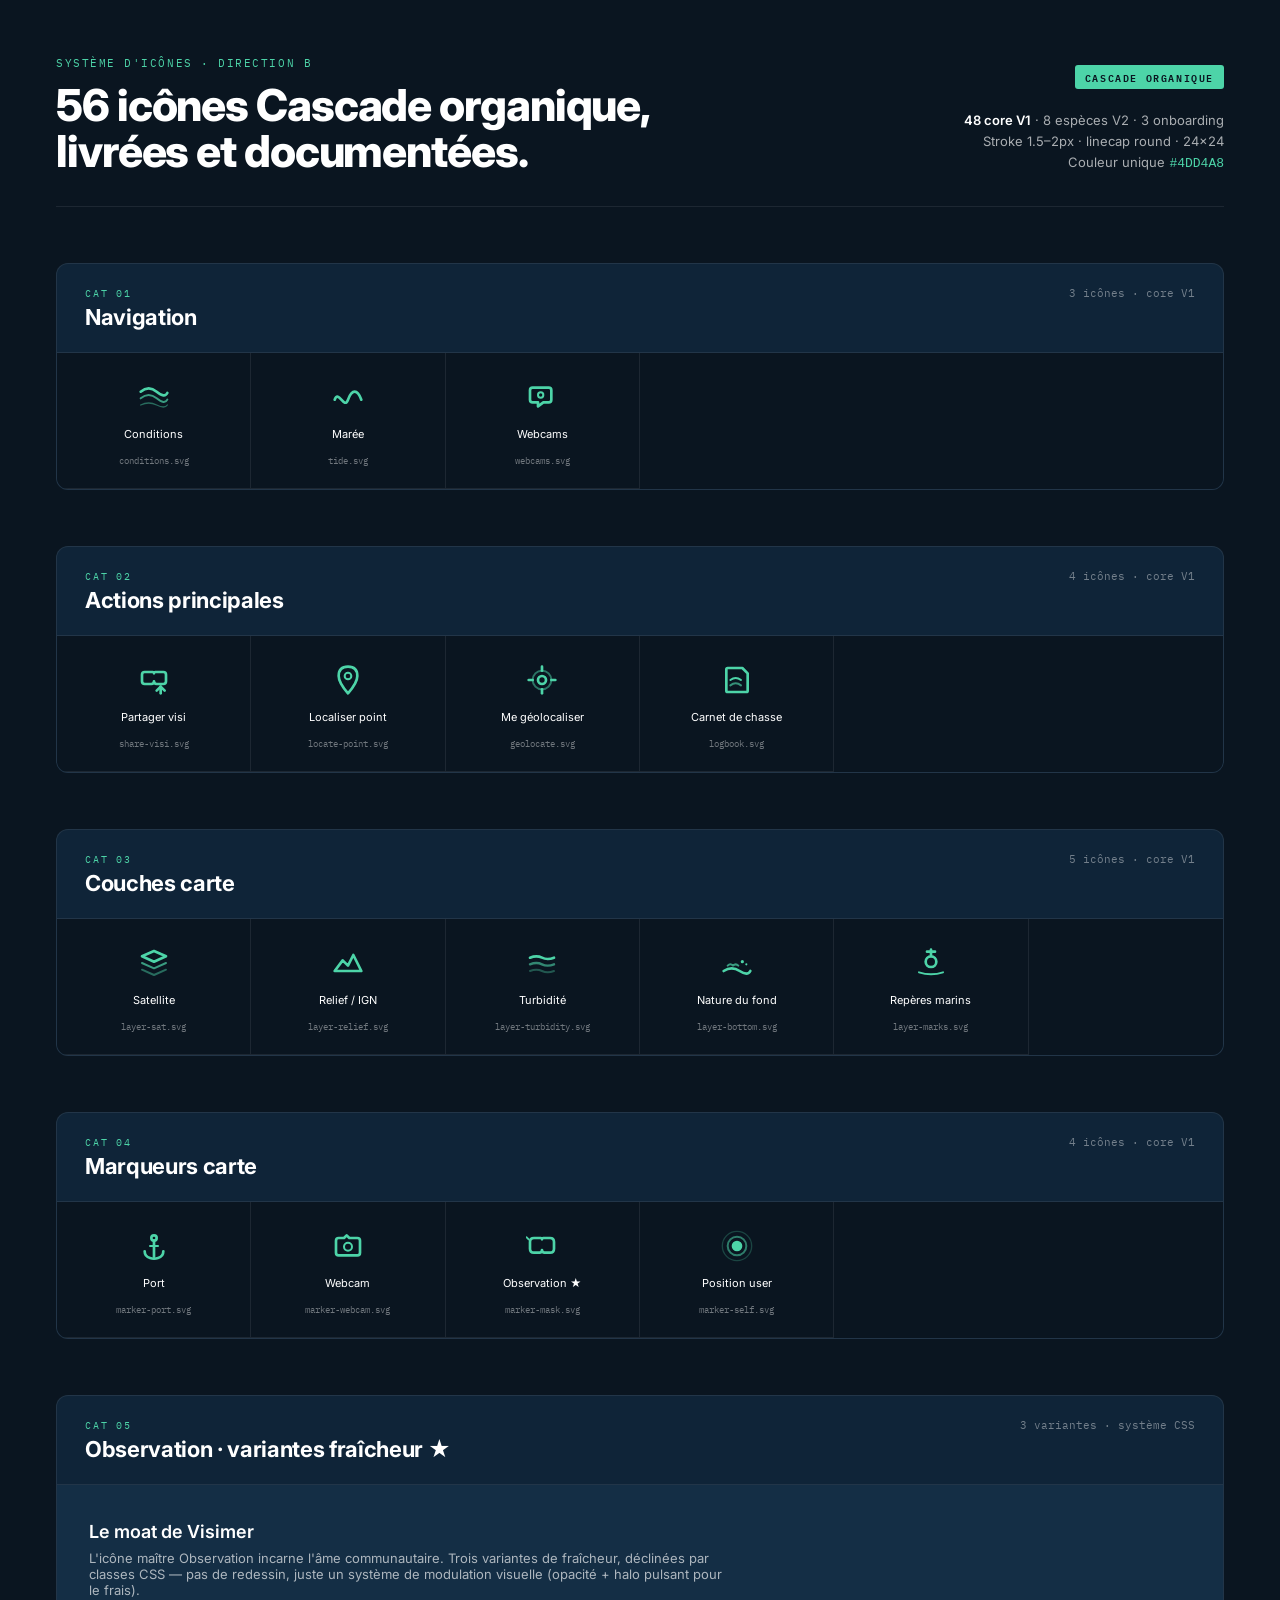
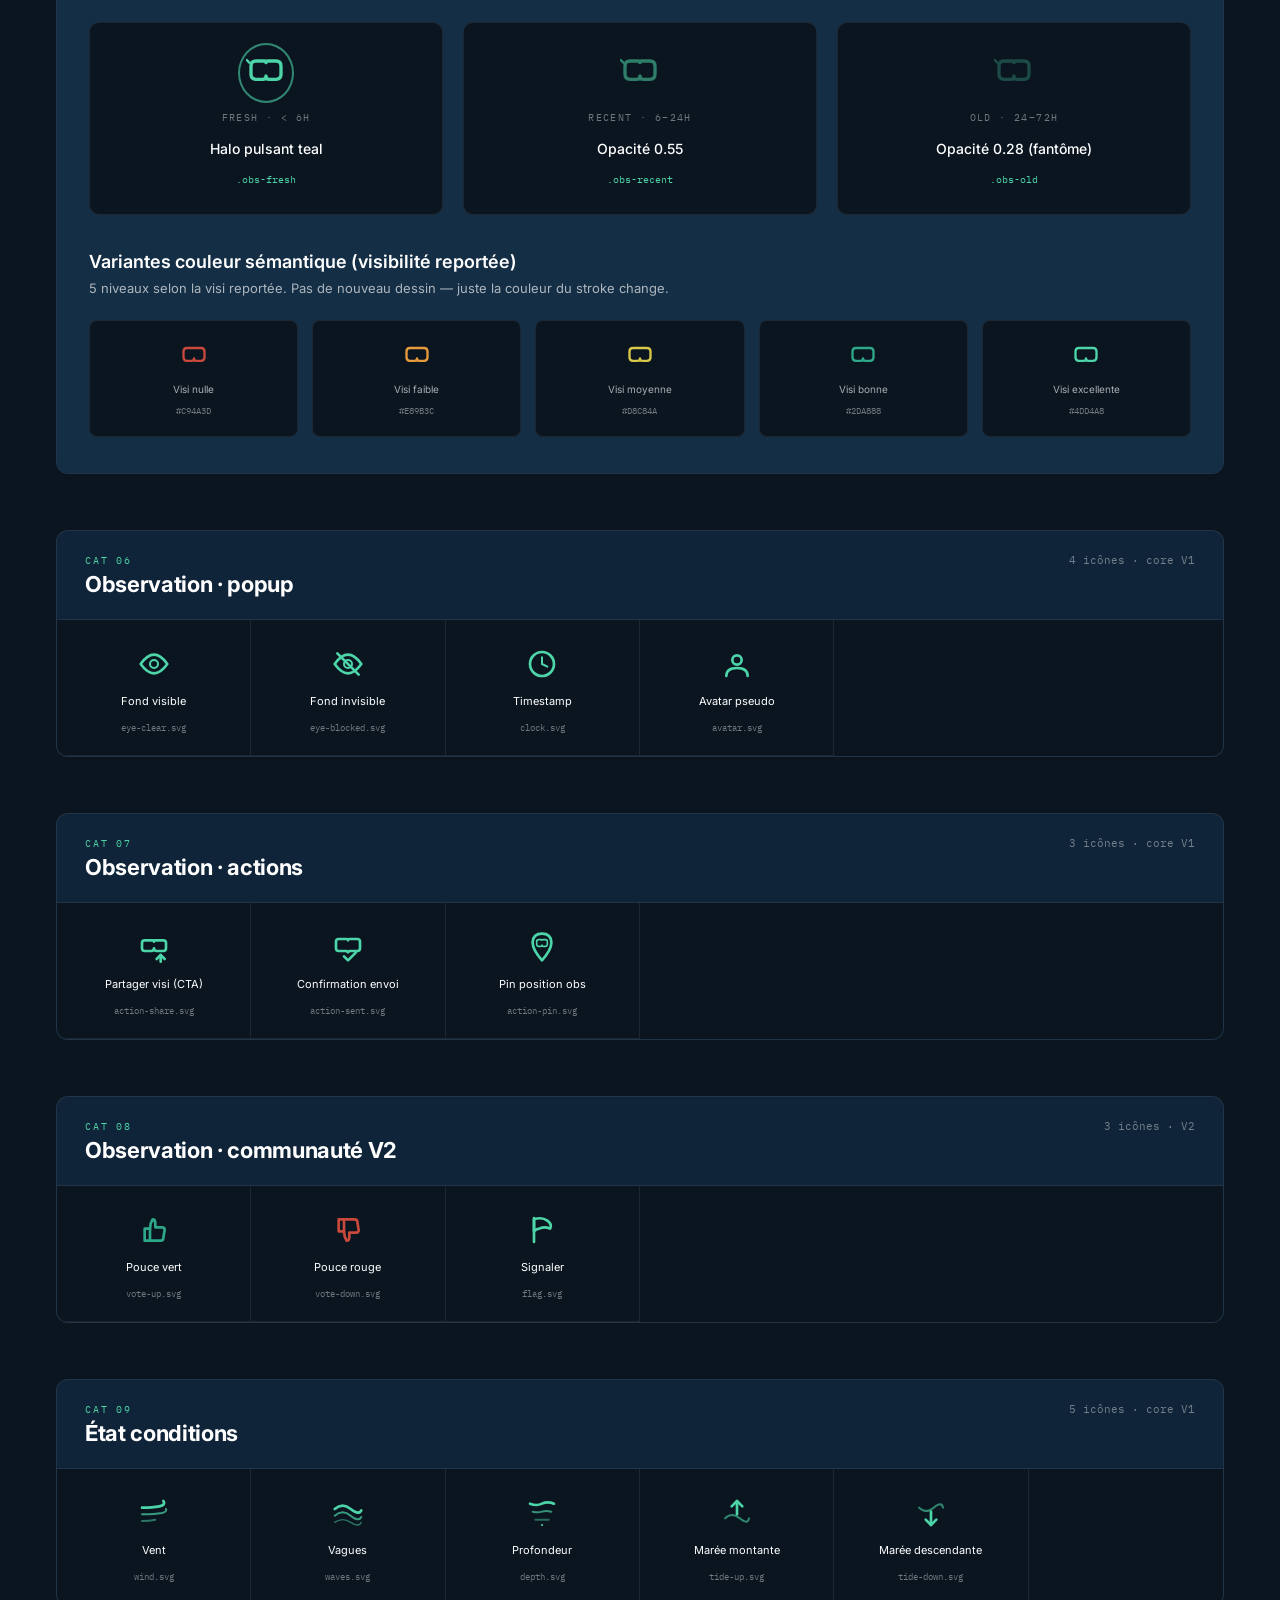
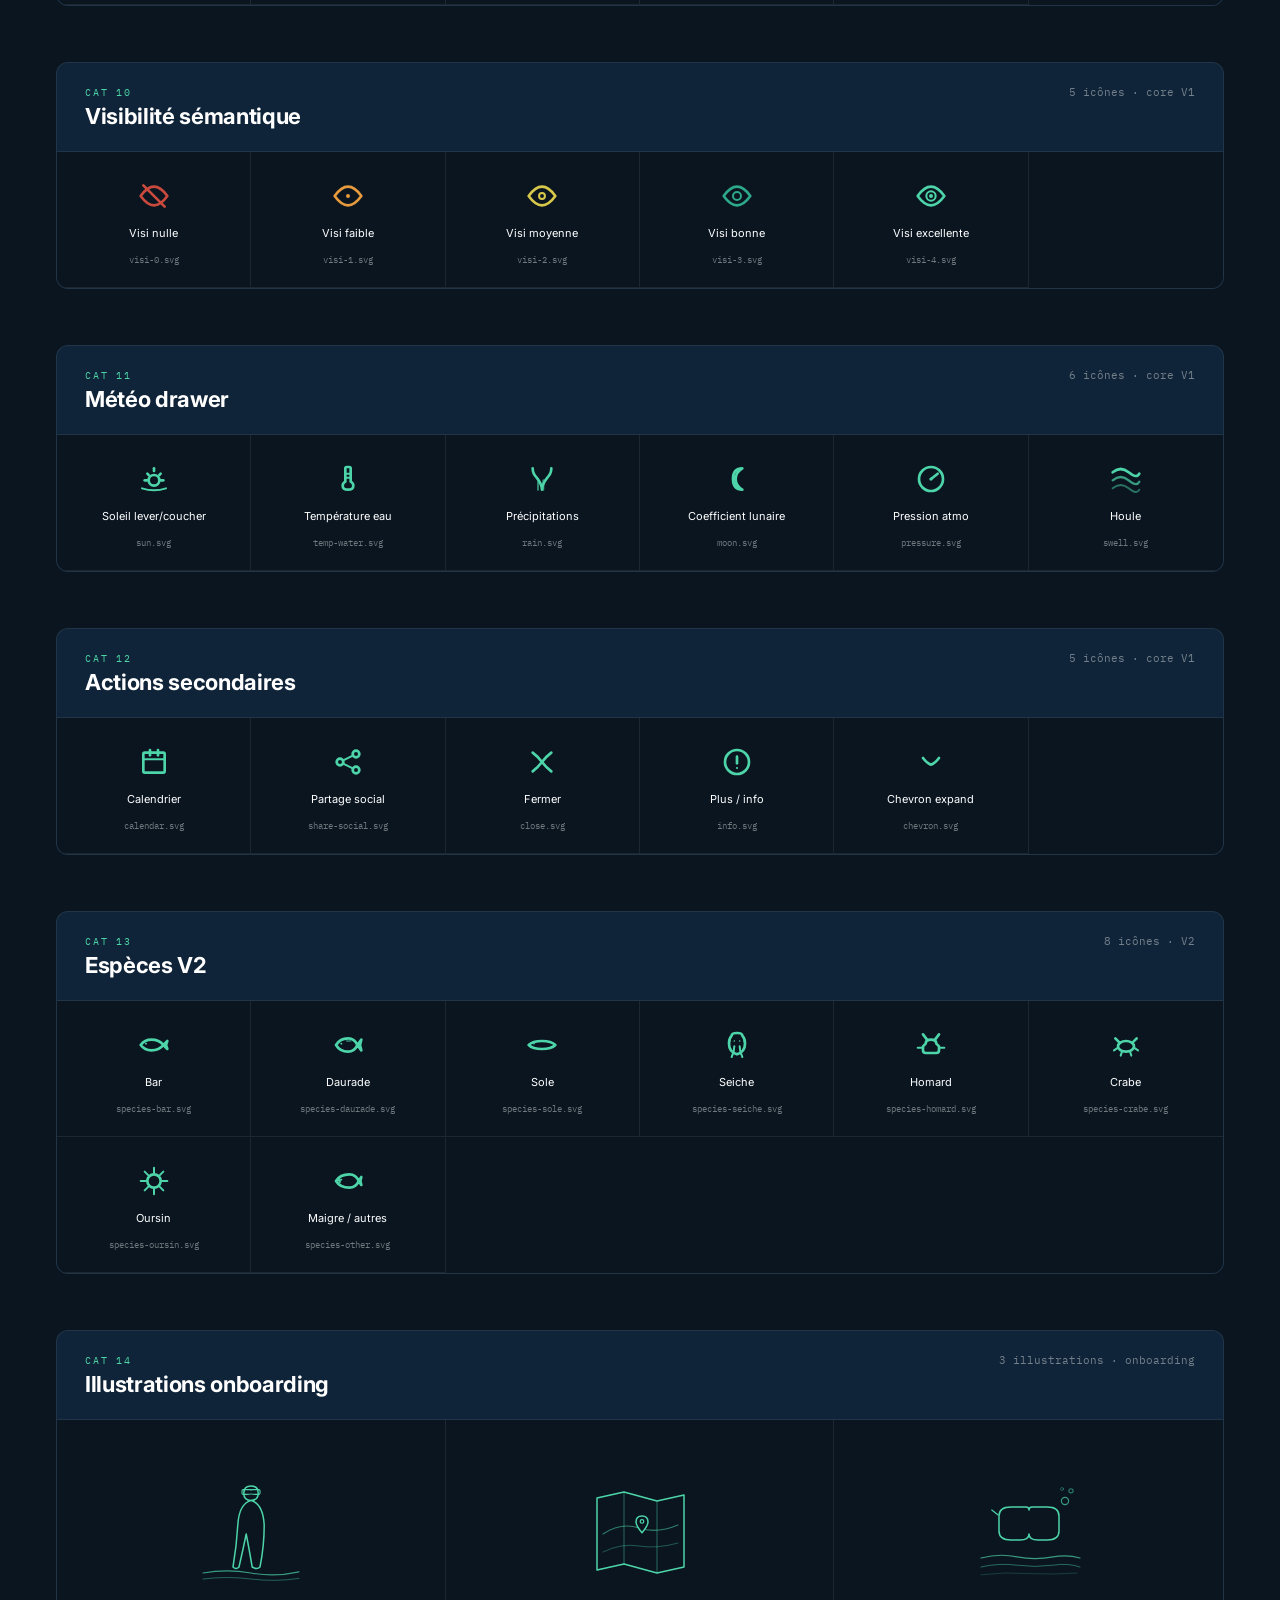
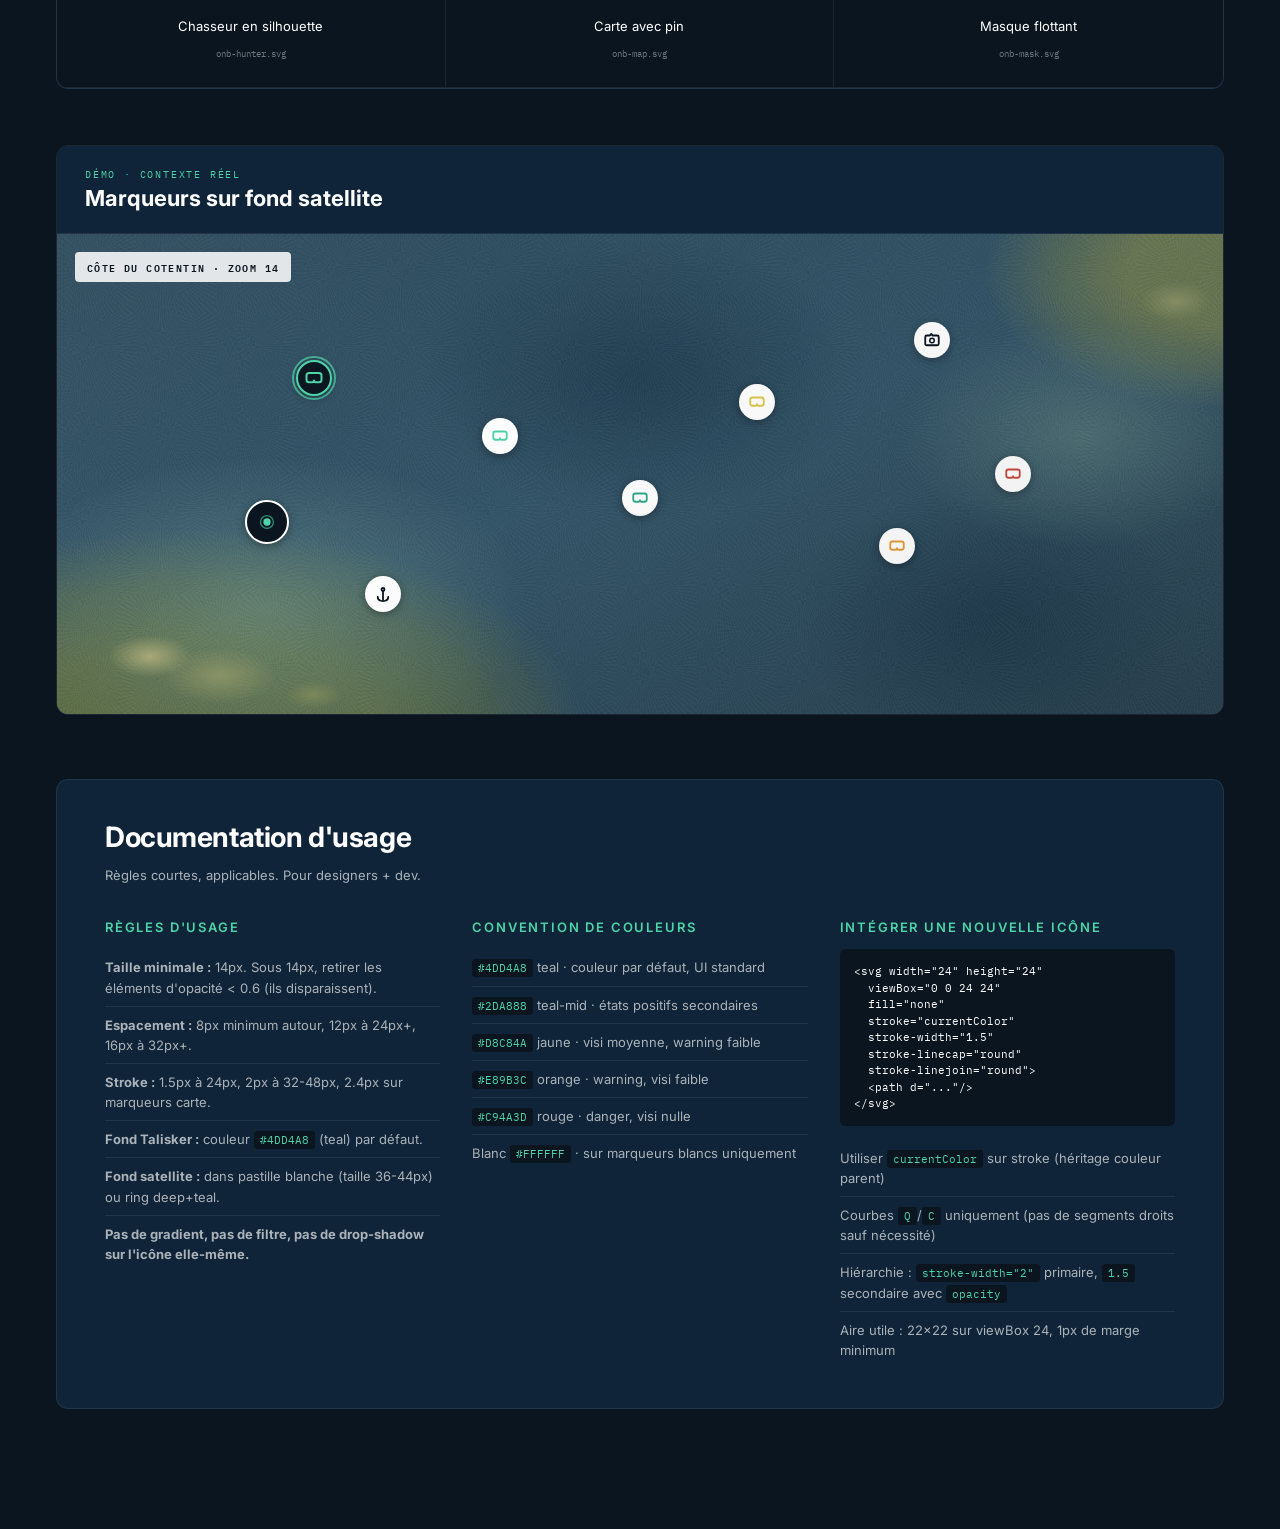
<file: pack/visimer-icon-system-demo.html>
<!doctype html>
<html lang="fr">
<head>
<meta charset="utf-8" />
<meta name="viewport" content="width=device-width,initial-scale=1" />
<title>Visimer · Système d'icônes</title>
<link rel="icon" href="brand/web/favicon.svg" type="image/svg+xml" />
<link rel="preconnect" href="https://fonts.googleapis.com" />
<link rel="preconnect" href="https://fonts.gstatic.com" crossorigin />
<link href="https://fonts.googleapis.com/css2?family=Inter:wght@400;500;600;700;800&family=IBM+Plex+Mono:wght@400;500&display=swap" rel="stylesheet" />
<style>
  :root {
    --deep: #0A1520;
    --surface: #0F2438;
    --surface-2: #142E45;
    --teal: #4DD4A8;
    --teal-mid: #2DA888;
    --teal-deep: #1A6657;
    --line: rgba(77,212,168,0.22);
    --line-soft: rgba(255,255,255,0.08);
    --text: #FFFFFF;
    --text-mid: rgba(255,255,255,0.65);
    --text-low: rgba(255,255,255,0.42);
    --danger: #C94A3D;
    --warn: #E89B3C;
    --med: #D8C84A;
  }
  *,*::before,*::after { box-sizing: border-box; }
  html, body {
    margin: 0;
    background: var(--deep);
    color: var(--text);
    font-family: 'Inter', -apple-system, sans-serif;
    -webkit-font-smoothing: antialiased;
  }
  .mono { font-family: 'IBM Plex Mono', monospace; letter-spacing: 0.08em; }
  .caps { text-transform: uppercase; letter-spacing: 0.14em; }

  .page { max-width: 1440px; margin: 0 auto; padding: 56px 56px 120px; }

  .head {
    display: flex; justify-content: space-between; align-items: flex-end;
    padding-bottom: 32px; margin-bottom: 56px;
    border-bottom: 1px solid var(--line-soft);
  }
  .head .label { color: var(--teal); font-size: 11px; margin-bottom: 12px; }
  .head h1 { font-weight: 800; font-size: 44px; line-height: 1.05; letter-spacing: -0.025em; margin: 0; max-width: 700px; }
  .head .meta { text-align: right; color: var(--text-mid); font-size: 13px; line-height: 1.6; }
  .head .meta strong { color: var(--text); font-weight: 600; }
  .head .meta .badge { display: inline-block; background: var(--teal); color: var(--deep); padding: 4px 10px; border-radius: 3px; font-family: 'IBM Plex Mono', monospace; font-size: 10px; font-weight: 600; letter-spacing: 0.16em; text-transform: uppercase; }

  /* Category */
  .cat {
    margin-bottom: 56px;
    border: 1px solid var(--line-soft);
    border-radius: 12px;
    background: var(--surface);
    overflow: hidden;
  }
  .cat .cat-head {
    padding: 22px 28px;
    border-bottom: 1px solid var(--line-soft);
    display: flex; justify-content: space-between; align-items: baseline;
  }
  .cat .cat-head .num { font-size: 10px; color: var(--teal); font-family: 'IBM Plex Mono', monospace; letter-spacing: 0.18em; text-transform: uppercase; }
  .cat .cat-head h2 { margin: 4px 0 0; font-size: 22px; font-weight: 700; letter-spacing: -0.015em; }
  .cat .cat-head .count { color: var(--text-low); font-size: 11px; font-family: 'IBM Plex Mono', monospace; }

  .icons-grid {
    display: grid;
    grid-template-columns: repeat(6, 1fr);
    background: var(--deep);
  }
  .icon-cell {
    padding: 28px 20px 22px;
    display: flex; flex-direction: column; align-items: center; gap: 14px;
    border-right: 1px solid var(--line-soft);
    border-bottom: 1px solid var(--line-soft);
    text-align: center;
  }
  .icon-cell:nth-child(6n) { border-right: 0; }
  .icon-cell .ic { color: var(--teal); display: flex; }
  .icon-cell .name { font-size: 11px; color: var(--text); }
  .icon-cell .file { font-size: 9px; color: var(--text-low); font-family: 'IBM Plex Mono', monospace; }

  /* Observation special */
  .obs-section {
    background: var(--surface-2);
    padding: 36px 32px;
  }
  .obs-section h3 { margin: 0 0 8px; font-size: 18px; font-weight: 600; }
  .obs-section p { margin: 0 0 24px; color: var(--text-mid); font-size: 13px; max-width: 640px; }
  .freshness {
    display: grid; grid-template-columns: repeat(3, 1fr); gap: 20px;
    margin-bottom: 36px;
  }
  .freshness .fr {
    background: var(--deep);
    border: 1px solid var(--line-soft);
    border-radius: 10px;
    padding: 28px 24px;
    display: flex; flex-direction: column; align-items: center; gap: 16px;
  }
  .freshness .fr .lbl { font-size: 10px; color: var(--text-low); text-transform: uppercase; letter-spacing: 0.14em; }
  .freshness .fr .n { font-size: 14px; color: var(--text); font-weight: 500; }
  .freshness .fr .css { font-family: 'IBM Plex Mono', monospace; font-size: 10px; color: var(--teal); }
  .obs-fresh { color: var(--teal); position: relative; }
  .obs-fresh::after {
    content: ''; position: absolute; inset: -8px;
    border: 2px solid var(--teal); border-radius: 50%;
    opacity: 0.6;
    animation: pulse 1.8s ease-out infinite;
  }
  @keyframes pulse {
    0% { transform: scale(0.85); opacity: 0.7; }
    100% { transform: scale(1.6); opacity: 0; }
  }
  .obs-recent { color: var(--teal); opacity: 0.55; }
  .obs-old { color: var(--teal); opacity: 0.28; }

  .sem-colors { display: grid; grid-template-columns: repeat(5, 1fr); gap: 14px; }
  .sem-colors .sw {
    background: var(--deep);
    border: 1px solid var(--line-soft);
    border-radius: 8px;
    padding: 20px 12px;
    display: flex; flex-direction: column; align-items: center; gap: 10px;
  }
  .sem-colors .sw .lbl { font-size: 10px; color: var(--text-mid); text-align: center; }
  .sem-colors .sw .css { font-family: 'IBM Plex Mono', monospace; font-size: 9px; color: var(--text-low); }

  /* Demo on satellite */
  .demo-sat {
    margin-top: 56px;
    border: 1px solid var(--line-soft);
    border-radius: 12px;
    overflow: hidden;
  }
  .demo-sat .demo-head {
    padding: 22px 28px; background: var(--surface);
    border-bottom: 1px solid var(--line-soft);
  }
  .demo-sat .demo-head .num { font-size: 10px; color: var(--teal); font-family: 'IBM Plex Mono', monospace; letter-spacing: 0.18em; text-transform: uppercase; }
  .demo-sat .demo-head h2 { margin: 4px 0 0; font-size: 22px; font-weight: 700; }
  .demo-sat .map {
    height: 480px;
    background-color: #2f4d5e;
    background-image:
      /* fine grain noise */
      repeating-conic-gradient(from 0deg at 30% 40%, rgba(255,255,255,0.025) 0deg 2deg, transparent 2deg 4deg),
      repeating-conic-gradient(from 45deg at 70% 60%, rgba(0,0,0,0.04) 0deg 3deg, transparent 3deg 6deg),
      /* shallows + reefs (lighter water) */
      radial-gradient(ellipse 380px 220px at 18% 78%, rgba(120,160,150,0.45) 0%, transparent 70%),
      radial-gradient(ellipse 260px 160px at 88% 42%, rgba(135,170,155,0.35) 0%, transparent 70%),
      /* deeper channels */
      radial-gradient(ellipse 320px 200px at 50% 30%, rgba(20,45,65,0.5) 0%, transparent 70%),
      radial-gradient(ellipse 280px 180px at 80% 80%, rgba(15,40,60,0.4) 0%, transparent 70%),
      /* landmass — coastline blob bottom-left */
      radial-gradient(ellipse 520px 280px at 12% 105%, #5d6e48 0%, #5d6e48 35%, rgba(93,110,72,0.6) 55%, transparent 75%),
      /* secondary landmass top-right */
      radial-gradient(ellipse 320px 180px at 100% 8%, #6b7a55 0%, #6b7a55 30%, rgba(107,122,85,0.5) 55%, transparent 75%),
      /* base water gradient */
      linear-gradient(160deg, #2c4a5c 0%, #34566a 50%, #2a4452 100%);
    background-size: 80px 80px, 60px 60px, auto, auto, auto, auto, auto, auto, auto;
    position: relative;
  }
  /* sand patches on landmass */
  .demo-sat .map::before {
    content: '';
    position: absolute;
    inset: 0;
    background-image:
      radial-gradient(ellipse 80px 40px at 14% 92%, #8a9367 0%, transparent 70%),
      radial-gradient(ellipse 60px 30px at 8% 88%, #a8a877 0%, transparent 70%),
      radial-gradient(ellipse 40px 20px at 22% 96%, #7d8a5a 0%, transparent 70%),
      radial-gradient(ellipse 50px 28px at 96% 14%, #8a9367 0%, transparent 70%);
    pointer-events: none;
  }
  /* surface texture overlay */
  .demo-sat .map::after {
    content: '';
    position: absolute;
    inset: 0;
    background-image:
      linear-gradient(135deg, rgba(255,255,255,0.04) 0%, transparent 30%, rgba(0,0,0,0.08) 100%);
    pointer-events: none;
  }
  .marker {
    position: absolute;
    transform: translate(-50%, -50%);
    background: white;
    border-radius: 50%;
    box-shadow: 0 2px 10px rgba(0,0,0,0.35);
    display: flex; align-items: center; justify-content: center;
    color: var(--deep);
  }
  .marker.size-md { width: 36px; height: 36px; }
  .marker.size-lg { width: 44px; height: 44px; }
  .marker.ring { background: var(--deep); border: 2px solid white; color: var(--teal); }
  .marker.fresh { background: var(--deep); border: 2px solid var(--teal); color: var(--teal); }
  .marker.fresh::after {
    content: ''; position: absolute; inset: -6px;
    border: 2px solid var(--teal); border-radius: 50%;
    opacity: 0.7;
    animation: pulse 1.8s ease-out infinite;
  }
  .marker.semantic-red { background: white; color: var(--danger); }
  .marker.semantic-orange { background: white; color: var(--warn); }
  .marker.semantic-yellow { background: white; color: var(--med); }
  .marker.semantic-tealmid { background: white; color: var(--teal-mid); }
  .marker.semantic-teal { background: white; color: var(--teal); }
  .map-overlay {
    position: absolute; top: 18px; left: 18px;
    background: rgba(255,255,255,0.86);
    color: var(--deep);
    font-family: 'IBM Plex Mono', monospace;
    font-size: 10px;
    padding: 6px 12px; border-radius: 4px;
    text-transform: uppercase; letter-spacing: 0.14em;
    font-weight: 600;
    white-space: nowrap;
    z-index: 2;
  }

  /* Doc */
  .doc {
    margin-top: 64px;
    background: var(--surface);
    border: 1px solid var(--line-soft);
    border-radius: 12px;
    padding: 40px 48px;
  }
  .doc h2 { margin: 0 0 8px; font-size: 28px; font-weight: 700; letter-spacing: -0.015em; }
  .doc .sub { color: var(--text-mid); font-size: 13px; margin-bottom: 36px; }
  .doc-grid { display: grid; grid-template-columns: repeat(3, 1fr); gap: 32px; }
  .doc-block h3 { margin: 0 0 14px; font-size: 13px; color: var(--teal); text-transform: uppercase; letter-spacing: 0.14em; font-weight: 600; }
  .doc-block ul { margin: 0; padding: 0; list-style: none; }
  .doc-block ul li { font-size: 13px; line-height: 1.55; color: var(--text-mid); padding: 8px 0; border-top: 1px solid var(--line-soft); }
  .doc-block ul li:first-child { border-top: 0; }
  .doc-block code { font-family: 'IBM Plex Mono', monospace; font-size: 11px; color: var(--teal); background: var(--deep); padding: 2px 6px; border-radius: 3px; }
  .doc-block pre { font-family: 'IBM Plex Mono', monospace; font-size: 11px; color: var(--text); background: var(--deep); padding: 14px; border-radius: 6px; overflow-x: auto; line-height: 1.5; }
</style>
</head>
<body>

<div class="page">

  <header class="head">
    <div>
      <div class="mono caps label">SYSTÈME D'ICÔNES · DIRECTION B</div>
      <h1>56 icônes Cascade organique, livrées et documentées.</h1>
    </div>
    <div class="meta">
      <span class="badge">Cascade organique</span><br/><br/>
      <strong>48 core V1</strong> · 8 espèces V2 · 3 onboarding<br/>
      Stroke 1.5–2px · linecap round · 24×24<br/>
      Couleur unique <code style="font-family:monospace;color:var(--teal)">#4DD4A8</code>
    </div>
  </header>

  <!-- ────── 01 NAVIGATION ────── -->
  <section class="cat">
    <div class="cat-head">
      <div><div class="num">CAT 01</div><h2>Navigation</h2></div>
      <div class="count">3 icônes · core V1</div>
    </div>
    <div class="icons-grid">
      <div class="icon-cell">
        <span class="ic"><svg width="32" height="32" viewBox="0 0 24 24" fill="none" stroke="currentColor" stroke-linecap="round" stroke-linejoin="round"><path d="M2 8 Q 8 3 14 8 T 22 9" stroke-width="2"/><path d="M2 13 Q 8 8 14 13 T 22 14" stroke-width="1.5" opacity="0.7"/><path d="M2 18 Q 8 15 14 18 T 22 18" stroke-width="1" opacity="0.45"/></svg></span>
        <div class="name">Conditions</div><div class="file">conditions.svg</div>
      </div>
      <div class="icon-cell">
        <span class="ic"><svg width="32" height="32" viewBox="0 0 24 24" fill="none" stroke="currentColor" stroke-linecap="round" stroke-linejoin="round"><path d="M2 14 C 5 6, 9 22, 12 14 S 19 6, 22 14" stroke-width="2"/></svg></span>
        <div class="name">Marée</div><div class="file">tide.svg</div>
      </div>
      <div class="icon-cell">
        <span class="ic"><svg width="32" height="32" viewBox="0 0 24 24" fill="none" stroke="currentColor" stroke-linecap="round" stroke-linejoin="round"><path d="M3 7 Q 3 5 5 5 L 17 5 Q 19 5 19 7 L 19 14 Q 19 16 17 16 L 13 16 L 9 19 L 9 16 L 5 16 Q 3 16 3 14 Z" stroke-width="2"/><circle cx="11" cy="10.5" r="2" stroke-width="1.5"/></svg></span>
        <div class="name">Webcams</div><div class="file">webcams.svg</div>
      </div>
    </div>
  </section>

  <!-- ────── 02 ACTIONS PRINCIPALES ────── -->
  <section class="cat">
    <div class="cat-head">
      <div><div class="num">CAT 02</div><h2>Actions principales</h2></div>
      <div class="count">4 icônes · core V1</div>
    </div>
    <div class="icons-grid">
      <div class="icon-cell">
        <span class="ic"><svg width="32" height="32" viewBox="0 0 24 24" fill="none" stroke="currentColor" stroke-linecap="round" stroke-linejoin="round"><path d="M3 8 Q 3 6 5 6 L 11 6 Q 12 6 12 7 Q 12 6 13 6 L 19 6 Q 21 6 21 8 L 21 13 Q 21 15 19 15 L 14 15 Q 12 15 12 13 Q 12 15 10 15 L 5 15 Q 3 15 3 13 Z" stroke-width="2"/><polyline points="14,20 17,17 20,20" stroke-width="2"/><line x1="17" y1="17" x2="17" y2="22" stroke-width="2"/></svg></span>
        <div class="name">Partager visi</div><div class="file">share-visi.svg</div>
      </div>
      <div class="icon-cell">
        <span class="ic"><svg width="32" height="32" viewBox="0 0 24 24" fill="none" stroke="currentColor" stroke-linecap="round" stroke-linejoin="round"><path d="M12 2 Q 5 2 5 9 Q 5 14 12 22 Q 19 14 19 9 Q 19 2 12 2 Z" stroke-width="2"/><circle cx="12" cy="9" r="2.5" stroke-width="1.5"/></svg></span>
        <div class="name">Localiser point</div><div class="file">locate-point.svg</div>
      </div>
      <div class="icon-cell">
        <span class="ic"><svg width="32" height="32" viewBox="0 0 24 24" fill="none" stroke="currentColor" stroke-linecap="round" stroke-linejoin="round"><circle cx="12" cy="12" r="3" stroke-width="2"/><circle cx="12" cy="12" r="7" stroke-width="1.5" opacity="0.5"/><line x1="12" y1="2" x2="12" y2="5" stroke-width="2"/><line x1="12" y1="19" x2="12" y2="22" stroke-width="2"/><line x1="2" y1="12" x2="5" y2="12" stroke-width="2"/><line x1="19" y1="12" x2="22" y2="12" stroke-width="2"/></svg></span>
        <div class="name">Me géolocaliser</div><div class="file">geolocate.svg</div>
      </div>
      <div class="icon-cell">
        <span class="ic"><svg width="32" height="32" viewBox="0 0 24 24" fill="none" stroke="currentColor" stroke-linecap="round" stroke-linejoin="round"><path d="M5 3 Q 4 3 4 4 L 4 20 Q 4 21 5 21 L 19 21 Q 20 21 20 20 L 20 7 L 16 3 Z" stroke-width="2"/><path d="M7 12 Q 11 9 15 12" stroke-width="1.5"/><path d="M7 16 Q 11 13 15 16" stroke-width="1.5" opacity="0.65"/></svg></span>
        <div class="name">Carnet de chasse</div><div class="file">logbook.svg</div>
      </div>
    </div>
  </section>

  <!-- ────── 03 COUCHES CARTE ────── -->
  <section class="cat">
    <div class="cat-head">
      <div><div class="num">CAT 03</div><h2>Couches carte</h2></div>
      <div class="count">5 icônes · core V1</div>
    </div>
    <div class="icons-grid">
      <div class="icon-cell">
        <span class="ic"><svg width="32" height="32" viewBox="0 0 24 24" fill="none" stroke="currentColor" stroke-linecap="round" stroke-linejoin="round"><path d="M3 7 L 12 3 L 21 7 L 12 11 Z" stroke-width="2"/><path d="M3 12 L 12 16 L 21 12" stroke-width="1.5" opacity="0.7"/><path d="M3 17 L 12 21 L 21 17" stroke-width="1.5" opacity="0.45"/></svg></span>
        <div class="name">Satellite</div><div class="file">layer-sat.svg</div>
      </div>
      <div class="icon-cell">
        <span class="ic"><svg width="32" height="32" viewBox="0 0 24 24" fill="none" stroke="currentColor" stroke-linecap="round" stroke-linejoin="round"><path d="M2 18 L 8 10 L 12 14 L 16 6 L 22 18 Z" stroke-width="2"/></svg></span>
        <div class="name">Relief / IGN</div><div class="file">layer-relief.svg</div>
      </div>
      <div class="icon-cell">
        <span class="ic"><svg width="32" height="32" viewBox="0 0 24 24" fill="none" stroke="currentColor" stroke-linecap="round" stroke-linejoin="round"><path d="M3 8 Q 8 6 12 8 T 21 8" stroke-width="2"/><path d="M3 13 Q 8 11 12 13 T 21 13" stroke-width="1.8" opacity="0.6"/><path d="M3 18 Q 8 16 12 18 T 21 18" stroke-width="1.5" opacity="0.35"/></svg></span>
        <div class="name">Turbidité</div><div class="file">layer-turbidity.svg</div>
      </div>
      <div class="icon-cell">
        <span class="ic"><svg width="32" height="32" viewBox="0 0 24 24" fill="none" stroke="currentColor" stroke-linecap="round" stroke-linejoin="round"><path d="M2 18 Q 8 14 14 18 T 22 18" stroke-width="2"/><path d="M5 14 Q 7 12 9 14 Q 11 12 13 14" stroke-width="1.5" opacity="0.7"/><circle cx="16" cy="11" r="1.2" fill="currentColor" stroke="none"/><circle cx="19" cy="13" r="0.8" fill="currentColor" stroke="none"/></svg></span>
        <div class="name">Nature du fond</div><div class="file">layer-bottom.svg</div>
      </div>
      <div class="icon-cell">
        <span class="ic"><svg width="32" height="32" viewBox="0 0 24 24" fill="none" stroke="currentColor" stroke-linecap="round" stroke-linejoin="round"><circle cx="12" cy="11" r="4" stroke-width="2"/><line x1="12" y1="2" x2="12" y2="6" stroke-width="2"/><line x1="9" y1="3.5" x2="15" y2="3.5" stroke-width="2"/><path d="M3 19 Q 12 22 21 19" stroke-width="1.5"/></svg></span>
        <div class="name">Repères marins</div><div class="file">layer-marks.svg</div>
      </div>
    </div>
  </section>

  <!-- ────── 04 MARQUEURS CARTE ────── -->
  <section class="cat">
    <div class="cat-head">
      <div><div class="num">CAT 04</div><h2>Marqueurs carte</h2></div>
      <div class="count">4 icônes · core V1</div>
    </div>
    <div class="icons-grid">
      <div class="icon-cell">
        <span class="ic"><svg width="32" height="32" viewBox="0 0 24 24" fill="none" stroke="currentColor" stroke-linecap="round" stroke-linejoin="round"><circle cx="12" cy="6" r="2" stroke-width="2"/><line x1="12" y1="8" x2="12" y2="20" stroke-width="2"/><path d="M5 16 Q 5 20 9 21 Q 12 22 15 21 Q 19 20 19 16" stroke-width="2"/><line x1="9" y1="12" x2="15" y2="12" stroke-width="1.5"/></svg></span>
        <div class="name">Port</div><div class="file">marker-port.svg</div>
      </div>
      <div class="icon-cell">
        <span class="ic"><svg width="32" height="32" viewBox="0 0 24 24" fill="none" stroke="currentColor" stroke-linecap="round" stroke-linejoin="round"><path d="M3 8 Q 3 6 5 6 L 9 6 L 11 4 L 13 6 L 19 6 Q 21 6 21 8 L 21 17 Q 21 19 19 19 L 5 19 Q 3 19 3 17 Z" stroke-width="2"/><circle cx="12" cy="12.5" r="3" stroke-width="1.5"/></svg></span>
        <div class="name">Webcam</div><div class="file">marker-webcam.svg</div>
      </div>
      <div class="icon-cell">
        <span class="ic"><svg width="32" height="32" viewBox="0 0 24 24" fill="none" stroke="currentColor" stroke-linecap="round" stroke-linejoin="round"><path d="M3 9 Q 3 6 6 6 L 11 6 Q 12 6 12 7 Q 12 6 13 6 L 18 6 Q 21 6 21 9 L 21 14 Q 21 17 18 17 L 14 17 Q 12 17 12 15 Q 12 17 10 17 L 6 17 Q 3 17 3 14 Z" stroke-width="2"/><path d="M2 7 L 0.5 5.5" stroke-width="1.5"/></svg></span>
        <div class="name">Observation ★</div><div class="file">marker-mask.svg</div>
      </div>
      <div class="icon-cell">
        <span class="ic"><svg width="32" height="32" viewBox="0 0 24 24" fill="none" stroke="currentColor" stroke-linecap="round" stroke-linejoin="round"><circle cx="12" cy="12" r="3" stroke-width="2" fill="currentColor"/><circle cx="12" cy="12" r="7" stroke-width="1.5" opacity="0.55"/><circle cx="12" cy="12" r="11" stroke-width="1" opacity="0.25"/></svg></span>
        <div class="name">Position user</div><div class="file">marker-self.svg</div>
      </div>
    </div>
  </section>

  <!-- ────── 05 OBSERVATION VARIANTES ────── -->
  <section class="cat">
    <div class="cat-head">
      <div><div class="num">CAT 05</div><h2>Observation · variantes fraîcheur ★</h2></div>
      <div class="count">3 variantes · système CSS</div>
    </div>
    <div class="obs-section">
      <h3>Le moat de Visimer</h3>
      <p>L'icône maître Observation incarne l'âme communautaire. Trois variantes de fraîcheur, déclinées par classes CSS — pas de redessin, juste un système de modulation visuelle (opacité + halo pulsant pour le frais).</p>
      <div class="freshness">
        <div class="fr">
          <span class="ic obs-fresh"><svg width="40" height="40" viewBox="0 0 24 24" fill="none" stroke="currentColor" stroke-linecap="round" stroke-linejoin="round"><path d="M3 9 Q 3 6 6 6 L 11 6 Q 12 6 12 7 Q 12 6 13 6 L 18 6 Q 21 6 21 9 L 21 14 Q 21 17 18 17 L 14 17 Q 12 17 12 15 Q 12 17 10 17 L 6 17 Q 3 17 3 14 Z" stroke-width="2"/><path d="M2 7 L 0.5 5.5" stroke-width="1.5"/></svg></span>
          <div class="lbl mono caps">FRESH · &lt; 6h</div>
          <div class="n">Halo pulsant teal</div>
          <div class="css">.obs-fresh</div>
        </div>
        <div class="fr">
          <span class="ic obs-recent"><svg width="40" height="40" viewBox="0 0 24 24" fill="none" stroke="currentColor" stroke-linecap="round" stroke-linejoin="round"><path d="M3 9 Q 3 6 6 6 L 11 6 Q 12 6 12 7 Q 12 6 13 6 L 18 6 Q 21 6 21 9 L 21 14 Q 21 17 18 17 L 14 17 Q 12 17 12 15 Q 12 17 10 17 L 6 17 Q 3 17 3 14 Z" stroke-width="2"/><path d="M2 7 L 0.5 5.5" stroke-width="1.5"/></svg></span>
          <div class="lbl mono caps">RECENT · 6–24h</div>
          <div class="n">Opacité 0.55</div>
          <div class="css">.obs-recent</div>
        </div>
        <div class="fr">
          <span class="ic obs-old"><svg width="40" height="40" viewBox="0 0 24 24" fill="none" stroke="currentColor" stroke-linecap="round" stroke-linejoin="round"><path d="M3 9 Q 3 6 6 6 L 11 6 Q 12 6 12 7 Q 12 6 13 6 L 18 6 Q 21 6 21 9 L 21 14 Q 21 17 18 17 L 14 17 Q 12 17 12 15 Q 12 17 10 17 L 6 17 Q 3 17 3 14 Z" stroke-width="2"/><path d="M2 7 L 0.5 5.5" stroke-width="1.5"/></svg></span>
          <div class="lbl mono caps">OLD · 24–72h</div>
          <div class="n">Opacité 0.28 (fantôme)</div>
          <div class="css">.obs-old</div>
        </div>
      </div>

      <h3 style="margin-top:8px;">Variantes couleur sémantique (visibilité reportée)</h3>
      <p>5 niveaux selon la visi reportée. Pas de nouveau dessin — juste la couleur du stroke change.</p>
      <div class="sem-colors">
        <div class="sw"><span style="color:var(--danger)"><svg width="28" height="28" viewBox="0 0 24 24" fill="none" stroke="currentColor" stroke-linecap="round" stroke-linejoin="round"><path d="M3 9 Q 3 6 6 6 L 18 6 Q 21 6 21 9 L 21 14 Q 21 17 18 17 L 14 17 Q 12 17 12 15 Q 12 17 10 17 L 6 17 Q 3 17 3 14 Z" stroke-width="2"/></svg></span><div class="lbl">Visi nulle</div><div class="css">#C94A3D</div></div>
        <div class="sw"><span style="color:var(--warn)"><svg width="28" height="28" viewBox="0 0 24 24" fill="none" stroke="currentColor" stroke-linecap="round" stroke-linejoin="round"><path d="M3 9 Q 3 6 6 6 L 18 6 Q 21 6 21 9 L 21 14 Q 21 17 18 17 L 14 17 Q 12 17 12 15 Q 12 17 10 17 L 6 17 Q 3 17 3 14 Z" stroke-width="2"/></svg></span><div class="lbl">Visi faible</div><div class="css">#E89B3C</div></div>
        <div class="sw"><span style="color:var(--med)"><svg width="28" height="28" viewBox="0 0 24 24" fill="none" stroke="currentColor" stroke-linecap="round" stroke-linejoin="round"><path d="M3 9 Q 3 6 6 6 L 18 6 Q 21 6 21 9 L 21 14 Q 21 17 18 17 L 14 17 Q 12 17 12 15 Q 12 17 10 17 L 6 17 Q 3 17 3 14 Z" stroke-width="2"/></svg></span><div class="lbl">Visi moyenne</div><div class="css">#D8C84A</div></div>
        <div class="sw"><span style="color:var(--teal-mid)"><svg width="28" height="28" viewBox="0 0 24 24" fill="none" stroke="currentColor" stroke-linecap="round" stroke-linejoin="round"><path d="M3 9 Q 3 6 6 6 L 18 6 Q 21 6 21 9 L 21 14 Q 21 17 18 17 L 14 17 Q 12 17 12 15 Q 12 17 10 17 L 6 17 Q 3 17 3 14 Z" stroke-width="2"/></svg></span><div class="lbl">Visi bonne</div><div class="css">#2DA888</div></div>
        <div class="sw"><span style="color:var(--teal)"><svg width="28" height="28" viewBox="0 0 24 24" fill="none" stroke="currentColor" stroke-linecap="round" stroke-linejoin="round"><path d="M3 9 Q 3 6 6 6 L 18 6 Q 21 6 21 9 L 21 14 Q 21 17 18 17 L 14 17 Q 12 17 12 15 Q 12 17 10 17 L 6 17 Q 3 17 3 14 Z" stroke-width="2"/></svg></span><div class="lbl">Visi excellente</div><div class="css">#4DD4A8</div></div>
      </div>
    </div>
  </section>

  <!-- ────── 06 OBSERVATION POPUP ────── -->
  <section class="cat">
    <div class="cat-head">
      <div><div class="num">CAT 06</div><h2>Observation · popup</h2></div>
      <div class="count">4 icônes · core V1</div>
    </div>
    <div class="icons-grid">
      <div class="icon-cell">
        <span class="ic"><svg width="32" height="32" viewBox="0 0 24 24" fill="none" stroke="currentColor" stroke-linecap="round" stroke-linejoin="round"><path d="M2 12 Q 7 5 12 5 Q 17 5 22 12 Q 17 19 12 19 Q 7 19 2 12 Z" stroke-width="2"/><circle cx="12" cy="12" r="3" stroke-width="1.5"/></svg></span>
        <div class="name">Fond visible</div><div class="file">eye-clear.svg</div>
      </div>
      <div class="icon-cell">
        <span class="ic"><svg width="32" height="32" viewBox="0 0 24 24" fill="none" stroke="currentColor" stroke-linecap="round" stroke-linejoin="round"><path d="M2 12 Q 7 5 12 5 Q 17 5 22 12 Q 17 19 12 19 Q 7 19 2 12 Z" stroke-width="2"/><circle cx="12" cy="12" r="3" stroke-width="1.5"/><line x1="4" y1="4" x2="20" y2="20" stroke-width="2"/></svg></span>
        <div class="name">Fond invisible</div><div class="file">eye-blocked.svg</div>
      </div>
      <div class="icon-cell">
        <span class="ic"><svg width="32" height="32" viewBox="0 0 24 24" fill="none" stroke="currentColor" stroke-linecap="round" stroke-linejoin="round"><circle cx="12" cy="12" r="9" stroke-width="2"/><path d="M12 7 L 12 12 L 16 14" stroke-width="1.5"/></svg></span>
        <div class="name">Timestamp</div><div class="file">clock.svg</div>
      </div>
      <div class="icon-cell">
        <span class="ic"><svg width="32" height="32" viewBox="0 0 24 24" fill="none" stroke="currentColor" stroke-linecap="round" stroke-linejoin="round"><circle cx="12" cy="9" r="3.5" stroke-width="2"/><path d="M4 21 Q 4 15 12 15 Q 20 15 20 21" stroke-width="2"/></svg></span>
        <div class="name">Avatar pseudo</div><div class="file">avatar.svg</div>
      </div>
    </div>
  </section>

  <!-- ────── 07 OBSERVATION ACTIONS ────── -->
  <section class="cat">
    <div class="cat-head">
      <div><div class="num">CAT 07</div><h2>Observation · actions</h2></div>
      <div class="count">3 icônes · core V1</div>
    </div>
    <div class="icons-grid">
      <div class="icon-cell">
        <span class="ic"><svg width="32" height="32" viewBox="0 0 24 24" fill="none" stroke="currentColor" stroke-linecap="round" stroke-linejoin="round"><path d="M3 9 Q 3 7 5 7 L 11 7 Q 12 7 12 8 Q 12 7 13 7 L 19 7 Q 21 7 21 9 L 21 13 Q 21 15 19 15 L 14 15 Q 12 15 12 13 Q 12 15 10 15 L 5 15 Q 3 15 3 13 Z" stroke-width="2"/><polyline points="14,21 17,18 20,21" stroke-width="2"/><line x1="17" y1="18" x2="17" y2="23" stroke-width="2"/></svg></span>
        <div class="name">Partager visi (CTA)</div><div class="file">action-share.svg</div>
      </div>
      <div class="icon-cell">
        <span class="ic"><svg width="32" height="32" viewBox="0 0 24 24" fill="none" stroke="currentColor" stroke-linecap="round" stroke-linejoin="round"><path d="M3 8 Q 3 6 5 6 L 11 6 Q 12 6 12 7 Q 12 6 13 6 L 19 6 Q 21 6 21 8 L 21 13 Q 21 15 19 15 L 13 15 L 12 16 L 11 15 L 5 15 Q 3 15 3 13 Z" stroke-width="2"/><polyline points="9,19 12,22 18,16" stroke-width="2"/></svg></span>
        <div class="name">Confirmation envoi</div><div class="file">action-sent.svg</div>
      </div>
      <div class="icon-cell">
        <span class="ic"><svg width="32" height="32" viewBox="0 0 24 24" fill="none" stroke="currentColor" stroke-linecap="round" stroke-linejoin="round"><path d="M12 2 Q 5 2 5 9 Q 5 14 12 22 Q 19 14 19 9 Q 19 2 12 2 Z" stroke-width="2"/><path d="M8 8 Q 8 6.5 9.5 6.5 L 11 6.5 Q 12 6.5 12 7 Q 12 6.5 13 6.5 L 14.5 6.5 Q 16 6.5 16 8 L 16 10 Q 16 11.5 14.5 11.5 L 13 11.5 Q 12 11.5 12 10.5 Q 12 11.5 11 11.5 L 9.5 11.5 Q 8 11.5 8 10 Z" stroke-width="1.2"/></svg></span>
        <div class="name">Pin position obs</div><div class="file">action-pin.svg</div>
      </div>
    </div>
  </section>

  <!-- ────── 08 OBSERVATION COMMUNAUTÉ V2 ────── -->
  <section class="cat">
    <div class="cat-head">
      <div><div class="num">CAT 08</div><h2>Observation · communauté V2</h2></div>
      <div class="count">3 icônes · V2</div>
    </div>
    <div class="icons-grid">
      <div class="icon-cell">
        <span class="ic" style="color:var(--teal-mid)"><svg width="32" height="32" viewBox="0 0 24 24" fill="none" stroke="currentColor" stroke-linecap="round" stroke-linejoin="round"><path d="M9 11 L 9 20 L 5 20 L 5 11 Z" stroke-width="2"/><path d="M9 11 Q 9 7 11 4 Q 13 4 13 7 L 13 10 L 18 10 Q 20 10 20 12 L 19 18 Q 19 20 17 20 L 9 20" stroke-width="2"/></svg></span>
        <div class="name">Pouce vert</div><div class="file">vote-up.svg</div>
      </div>
      <div class="icon-cell">
        <span class="ic" style="color:var(--danger)"><svg width="32" height="32" viewBox="0 0 24 24" fill="none" stroke="currentColor" stroke-linecap="round" stroke-linejoin="round"><path d="M9 13 L 9 4 L 5 4 L 5 13 Z" stroke-width="2"/><path d="M9 13 Q 9 17 11 20 Q 13 20 13 17 L 13 14 L 18 14 Q 20 14 20 12 L 19 6 Q 19 4 17 4 L 9 4" stroke-width="2"/></svg></span>
        <div class="name">Pouce rouge</div><div class="file">vote-down.svg</div>
      </div>
      <div class="icon-cell">
        <span class="ic"><svg width="32" height="32" viewBox="0 0 24 24" fill="none" stroke="currentColor" stroke-linecap="round" stroke-linejoin="round"><line x1="6" y1="3" x2="6" y2="21" stroke-width="2"/><path d="M6 4 Q 12 2 16 5 Q 20 8 18 11 Q 14 9 10 11 Q 8 11 6 13 Z" stroke-width="2"/></svg></span>
        <div class="name">Signaler</div><div class="file">flag.svg</div>
      </div>
    </div>
  </section>

  <!-- ────── 09 ÉTAT CONDITIONS ────── -->
  <section class="cat">
    <div class="cat-head">
      <div><div class="num">CAT 09</div><h2>État conditions</h2></div>
      <div class="count">5 icônes · core V1</div>
    </div>
    <div class="icons-grid">
      <div class="icon-cell">
        <span class="ic"><svg width="32" height="32" viewBox="0 0 24 24" fill="none" stroke="currentColor" stroke-linecap="round" stroke-linejoin="round"><path d="M3 8 Q 11 8 16 7 Q 21 6 19 3" stroke-width="2"/><path d="M3 13 Q 13 13 18 12 Q 22 11 21 9" stroke-width="1.5" opacity="0.7"/><path d="M3 18 Q 9 18 13 17" stroke-width="1.5" opacity="0.5"/></svg></span>
        <div class="name">Vent</div><div class="file">wind.svg</div>
      </div>
      <div class="icon-cell">
        <span class="ic"><svg width="32" height="32" viewBox="0 0 24 24" fill="none" stroke="currentColor" stroke-linecap="round" stroke-linejoin="round"><path d="M2 9 Q 8 4 14 9 T 22 10" stroke-width="2"/><path d="M2 14 Q 8 9 14 14 T 22 15" stroke-width="1.5" opacity="0.7"/><path d="M2 19 Q 8 15 14 19 T 22 19" stroke-width="1" opacity="0.5"/></svg></span>
        <div class="name">Vagues</div><div class="file">waves.svg</div>
      </div>
      <div class="icon-cell">
        <span class="ic"><svg width="32" height="32" viewBox="0 0 24 24" fill="none" stroke="currentColor" stroke-linecap="round" stroke-linejoin="round"><path d="M3 5 Q 8 7 12 5 T 21 5" stroke-width="2"/><path d="M5 11 Q 9 12 12 11 T 19 11" stroke-width="1.5" opacity="0.65"/><path d="M7 17 Q 10 17 12 17 T 17 17" stroke-width="1.5" opacity="0.45"/><circle cx="12" cy="21" r="0.8" fill="currentColor" stroke="none"/></svg></span>
        <div class="name">Profondeur</div><div class="file">depth.svg</div>
      </div>
      <div class="icon-cell">
        <span class="ic"><svg width="32" height="32" viewBox="0 0 24 24" fill="none" stroke="currentColor" stroke-linecap="round" stroke-linejoin="round"><path d="M3 16 Q 8 11 14 16 T 21 16" stroke-width="1.5" opacity="0.6"/><line x1="12" y1="3" x2="12" y2="13" stroke-width="2"/><polyline points="8,7 12,3 16,7" stroke-width="2"/></svg></span>
        <div class="name">Marée montante</div><div class="file">tide-up.svg</div>
      </div>
      <div class="icon-cell">
        <span class="ic"><svg width="32" height="32" viewBox="0 0 24 24" fill="none" stroke="currentColor" stroke-linecap="round" stroke-linejoin="round"><path d="M3 8 Q 8 13 14 8 T 21 8" stroke-width="1.5" opacity="0.6"/><line x1="12" y1="11" x2="12" y2="21" stroke-width="2"/><polyline points="8,17 12,21 16,17" stroke-width="2"/></svg></span>
        <div class="name">Marée descendante</div><div class="file">tide-down.svg</div>
      </div>
    </div>
  </section>

  <!-- ────── 10 VISIBILITÉ SÉMANTIQUE ────── -->
  <section class="cat">
    <div class="cat-head">
      <div><div class="num">CAT 10</div><h2>Visibilité sémantique</h2></div>
      <div class="count">5 icônes · core V1</div>
    </div>
    <div class="icons-grid">
      <div class="icon-cell">
        <span class="ic" style="color:var(--danger)"><svg width="32" height="32" viewBox="0 0 24 24" fill="none" stroke="currentColor" stroke-linecap="round" stroke-linejoin="round"><path d="M2 12 Q 7 5 12 5 Q 17 5 22 12 Q 17 19 12 19 Q 7 19 2 12 Z" stroke-width="2"/><line x1="4" y1="4" x2="20" y2="20" stroke-width="2"/></svg></span>
        <div class="name">Visi nulle</div><div class="file">visi-0.svg</div>
      </div>
      <div class="icon-cell">
        <span class="ic" style="color:var(--warn)"><svg width="32" height="32" viewBox="0 0 24 24" fill="none" stroke="currentColor" stroke-linecap="round" stroke-linejoin="round"><path d="M2 12 Q 7 5 12 5 Q 17 5 22 12 Q 17 19 12 19 Q 7 19 2 12 Z" stroke-width="2"/><circle cx="12" cy="12" r="1.5" fill="currentColor" stroke="none"/></svg></span>
        <div class="name">Visi faible</div><div class="file">visi-1.svg</div>
      </div>
      <div class="icon-cell">
        <span class="ic" style="color:var(--med)"><svg width="32" height="32" viewBox="0 0 24 24" fill="none" stroke="currentColor" stroke-linecap="round" stroke-linejoin="round"><path d="M2 12 Q 7 5 12 5 Q 17 5 22 12 Q 17 19 12 19 Q 7 19 2 12 Z" stroke-width="2"/><circle cx="12" cy="12" r="2.2" stroke-width="1.5"/></svg></span>
        <div class="name">Visi moyenne</div><div class="file">visi-2.svg</div>
      </div>
      <div class="icon-cell">
        <span class="ic" style="color:var(--teal-mid)"><svg width="32" height="32" viewBox="0 0 24 24" fill="none" stroke="currentColor" stroke-linecap="round" stroke-linejoin="round"><path d="M2 12 Q 7 5 12 5 Q 17 5 22 12 Q 17 19 12 19 Q 7 19 2 12 Z" stroke-width="2"/><circle cx="12" cy="12" r="3" stroke-width="1.5"/></svg></span>
        <div class="name">Visi bonne</div><div class="file">visi-3.svg</div>
      </div>
      <div class="icon-cell">
        <span class="ic" style="color:var(--teal)"><svg width="32" height="32" viewBox="0 0 24 24" fill="none" stroke="currentColor" stroke-linecap="round" stroke-linejoin="round"><path d="M2 12 Q 7 5 12 5 Q 17 5 22 12 Q 17 19 12 19 Q 7 19 2 12 Z" stroke-width="2"/><circle cx="12" cy="12" r="3.5" stroke-width="1.5"/><circle cx="12" cy="12" r="1.5" fill="currentColor" stroke="none"/></svg></span>
        <div class="name">Visi excellente</div><div class="file">visi-4.svg</div>
      </div>
    </div>
  </section>

  <!-- ────── 11 MÉTÉO DRAWER ────── -->
  <section class="cat">
    <div class="cat-head">
      <div><div class="num">CAT 11</div><h2>Météo drawer</h2></div>
      <div class="count">6 icônes · core V1</div>
    </div>
    <div class="icons-grid">
      <div class="icon-cell">
        <span class="ic"><svg width="32" height="32" viewBox="0 0 24 24" fill="none" stroke="currentColor" stroke-linecap="round" stroke-linejoin="round"><circle cx="12" cy="13" r="4" stroke-width="2"/><path d="M12 4 L 12 6" stroke-width="2"/><path d="M5 13 L 7 13" stroke-width="2"/><path d="M17 13 L 19 13" stroke-width="2"/><path d="M7 8 L 8 9" stroke-width="2"/><path d="M16 9 L 17 8" stroke-width="2"/><path d="M3 19 Q 12 22 21 19" stroke-width="1.5"/></svg></span>
        <div class="name">Soleil lever/coucher</div><div class="file">sun.svg</div>
      </div>
      <div class="icon-cell">
        <span class="ic"><svg width="32" height="32" viewBox="0 0 24 24" fill="none" stroke="currentColor" stroke-linecap="round" stroke-linejoin="round"><path d="M10 4 Q 10 3 11 3 L 13 3 Q 14 3 14 4 L 14 14 Q 16 15 16 17 Q 16 20 12 20 Q 8 20 8 17 Q 8 15 10 14 Z" stroke-width="2"/><path d="M11 8 L 13 8" stroke-width="1.5"/><path d="M11 11 L 13 11" stroke-width="1.5"/></svg></span>
        <div class="name">Température eau</div><div class="file">temp-water.svg</div>
      </div>
      <div class="icon-cell">
        <span class="ic"><svg width="32" height="32" viewBox="0 0 24 24" fill="none" stroke="currentColor" stroke-linecap="round" stroke-linejoin="round"><path d="M5 4 Q 5 8 8 11 Q 12 16 12 20 Q 12 16 16 11 Q 19 8 19 4" stroke-width="2"/><line x1="9" y1="14" x2="9" y2="20" stroke-width="1.5" opacity="0.6"/><line x1="13" y1="13" x2="13" y2="20" stroke-width="1.5" opacity="0.6"/></svg></span>
        <div class="name">Précipitations</div><div class="file">rain.svg</div>
      </div>
      <div class="icon-cell">
        <span class="ic"><svg width="32" height="32" viewBox="0 0 24 24" fill="none" stroke="currentColor" stroke-linecap="round" stroke-linejoin="round"><path d="M16 4 Q 9 4 9 12 Q 9 20 16 20 Q 11 17 11 12 Q 11 7 16 4 Z" stroke-width="2"/></svg></span>
        <div class="name">Coefficient lunaire</div><div class="file">moon.svg</div>
      </div>
      <div class="icon-cell">
        <span class="ic"><svg width="32" height="32" viewBox="0 0 24 24" fill="none" stroke="currentColor" stroke-linecap="round" stroke-linejoin="round"><circle cx="12" cy="12" r="9" stroke-width="2"/><line x1="12" y1="12" x2="17" y2="8" stroke-width="2"/><circle cx="12" cy="12" r="1.2" fill="currentColor" stroke="none"/></svg></span>
        <div class="name">Pression atmo</div><div class="file">pressure.svg</div>
      </div>
      <div class="icon-cell">
        <span class="ic"><svg width="32" height="32" viewBox="0 0 24 24" fill="none" stroke="currentColor" stroke-linecap="round" stroke-linejoin="round"><path d="M2 7 Q 8 2 14 7 T 22 8" stroke-width="2"/><path d="M2 13 Q 8 8 14 13 T 22 14" stroke-width="1.7" opacity="0.7"/><path d="M2 19 Q 8 14 14 19 T 22 20" stroke-width="1.4" opacity="0.5"/></svg></span>
        <div class="name">Houle</div><div class="file">swell.svg</div>
      </div>
    </div>
  </section>

  <!-- ────── 12 ACTIONS SECONDAIRES ────── -->
  <section class="cat">
    <div class="cat-head">
      <div><div class="num">CAT 12</div><h2>Actions secondaires</h2></div>
      <div class="count">5 icônes · core V1</div>
    </div>
    <div class="icons-grid">
      <div class="icon-cell">
        <span class="ic"><svg width="32" height="32" viewBox="0 0 24 24" fill="none" stroke="currentColor" stroke-linecap="round" stroke-linejoin="round"><path d="M4 6 Q 4 5 5 5 L 19 5 Q 20 5 20 6 L 20 19 Q 20 20 19 20 L 5 20 Q 4 20 4 19 Z" stroke-width="2"/><line x1="4" y1="10" x2="20" y2="10" stroke-width="1.5"/><line x1="9" y1="3" x2="9" y2="7" stroke-width="2"/><line x1="15" y1="3" x2="15" y2="7" stroke-width="2"/></svg></span>
        <div class="name">Calendrier</div><div class="file">calendar.svg</div>
      </div>
      <div class="icon-cell">
        <span class="ic"><svg width="32" height="32" viewBox="0 0 24 24" fill="none" stroke="currentColor" stroke-linecap="round" stroke-linejoin="round"><circle cx="6" cy="12" r="2.5" stroke-width="2"/><circle cx="18" cy="6" r="2.5" stroke-width="2"/><circle cx="18" cy="18" r="2.5" stroke-width="2"/><line x1="8" y1="11" x2="16" y2="7" stroke-width="1.5"/><line x1="8" y1="13" x2="16" y2="17" stroke-width="1.5"/></svg></span>
        <div class="name">Partage social</div><div class="file">share-social.svg</div>
      </div>
      <div class="icon-cell">
        <span class="ic"><svg width="32" height="32" viewBox="0 0 24 24" fill="none" stroke="currentColor" stroke-linecap="round" stroke-linejoin="round"><path d="M5 5 Q 9 8 12 12 Q 15 8 19 5" stroke-width="2"/><path d="M5 19 Q 9 16 12 12 Q 15 16 19 19" stroke-width="2"/></svg></span>
        <div class="name">Fermer</div><div class="file">close.svg</div>
      </div>
      <div class="icon-cell">
        <span class="ic"><svg width="32" height="32" viewBox="0 0 24 24" fill="none" stroke="currentColor" stroke-linecap="round" stroke-linejoin="round"><circle cx="12" cy="12" r="9" stroke-width="2"/><line x1="12" y1="8" x2="12" y2="13" stroke-width="2"/><circle cx="12" cy="16.5" r="0.8" fill="currentColor" stroke="none"/></svg></span>
        <div class="name">Plus / info</div><div class="file">info.svg</div>
      </div>
      <div class="icon-cell">
        <span class="ic"><svg width="32" height="32" viewBox="0 0 24 24" fill="none" stroke="currentColor" stroke-linecap="round" stroke-linejoin="round"><path d="M6 9 Q 9 13 12 14 Q 15 13 18 9" stroke-width="2"/></svg></span>
        <div class="name">Chevron expand</div><div class="file">chevron.svg</div>
      </div>
    </div>
  </section>

  <!-- ────── 13 ESPÈCES V2 ────── -->
  <section class="cat">
    <div class="cat-head">
      <div><div class="num">CAT 13</div><h2>Espèces V2</h2></div>
      <div class="count">8 icônes · V2</div>
    </div>
    <div class="icons-grid">
      <div class="icon-cell">
        <span class="ic"><svg width="32" height="32" viewBox="0 0 24 24" fill="none" stroke="currentColor" stroke-linecap="round" stroke-linejoin="round"><path d="M2 12 Q 5 8 10 8 Q 16 8 19 12 Q 16 16 10 16 Q 5 16 2 12 Z M 19 12 L 22 9 L 21 12 L 22 15 Z" stroke-width="2"/><circle cx="6" cy="11" r="0.7" fill="currentColor" stroke="none"/></svg></span>
        <div class="name">Bar</div><div class="file">species-bar.svg</div>
      </div>
      <div class="icon-cell">
        <span class="ic"><svg width="32" height="32" viewBox="0 0 24 24" fill="none" stroke="currentColor" stroke-linecap="round" stroke-linejoin="round"><path d="M3 12 Q 6 7 12 7 Q 17 7 19 12 Q 17 17 12 17 Q 6 17 3 12 Z M 19 12 L 22 8 L 21 12 L 22 16 Z" stroke-width="2"/><circle cx="7" cy="11" r="0.7" fill="currentColor" stroke="none"/><path d="M11 9 L 14 9" stroke-width="1.2" opacity="0.6"/></svg></span>
        <div class="name">Daurade</div><div class="file">species-daurade.svg</div>
      </div>
      <div class="icon-cell">
        <span class="ic"><svg width="32" height="32" viewBox="0 0 24 24" fill="none" stroke="currentColor" stroke-linecap="round" stroke-linejoin="round"><path d="M2 12 Q 5 9 12 9 Q 19 9 22 12 Q 19 15 12 15 Q 5 15 2 12 Z" stroke-width="2"/><circle cx="6" cy="11" r="0.6" fill="currentColor" stroke="none"/></svg></span>
        <div class="name">Sole</div><div class="file">species-sole.svg</div>
      </div>
      <div class="icon-cell">
        <span class="ic"><svg width="32" height="32" viewBox="0 0 24 24" fill="none" stroke="currentColor" stroke-linecap="round" stroke-linejoin="round"><path d="M8 5 Q 8 3 12 3 Q 16 3 16 5 Q 18 7 18 11 Q 18 17 12 19 Q 6 17 6 11 Q 6 7 8 5 Z" stroke-width="2"/><circle cx="10" cy="9" r="0.6" fill="currentColor" stroke="none"/><circle cx="14" cy="9" r="0.6" fill="currentColor" stroke="none"/><path d="M10 13 Q 10 17 8 21" stroke-width="1.5"/><path d="M14 13 Q 14 17 16 21" stroke-width="1.5"/></svg></span>
        <div class="name">Seiche</div><div class="file">species-seiche.svg</div>
      </div>
      <div class="icon-cell">
        <span class="ic"><svg width="32" height="32" viewBox="0 0 24 24" fill="none" stroke="currentColor" stroke-linecap="round" stroke-linejoin="round"><path d="M8 11 Q 8 8 12 8 Q 16 8 16 11 L 18 13 L 18 16 Q 18 18 16 18 L 8 18 Q 6 18 6 16 L 6 13 Z" stroke-width="2"/><path d="M9 8 L 6 4" stroke-width="2"/><path d="M15 8 L 18 4" stroke-width="2"/><path d="M5 14 L 2 14" stroke-width="1.5"/><path d="M19 14 L 22 14" stroke-width="1.5"/></svg></span>
        <div class="name">Homard</div><div class="file">species-homard.svg</div>
      </div>
      <div class="icon-cell">
        <span class="ic"><svg width="32" height="32" viewBox="0 0 24 24" fill="none" stroke="currentColor" stroke-linecap="round" stroke-linejoin="round"><ellipse cx="12" cy="13" rx="6" ry="4" stroke-width="2"/><path d="M7 10 L 4 7" stroke-width="2"/><path d="M17 10 L 20 7" stroke-width="2"/><path d="M6 14 L 3 16" stroke-width="1.5"/><path d="M18 14 L 21 16" stroke-width="1.5"/><path d="M9 17 L 8 20" stroke-width="1.5"/><path d="M15 17 L 16 20" stroke-width="1.5"/></svg></span>
        <div class="name">Crabe</div><div class="file">species-crabe.svg</div>
      </div>
      <div class="icon-cell">
        <span class="ic"><svg width="32" height="32" viewBox="0 0 24 24" fill="none" stroke="currentColor" stroke-linecap="round" stroke-linejoin="round"><circle cx="12" cy="12" r="5" stroke-width="2"/><line x1="12" y1="2" x2="12" y2="6" stroke-width="1.5"/><line x1="12" y1="18" x2="12" y2="22" stroke-width="1.5"/><line x1="2" y1="12" x2="6" y2="12" stroke-width="1.5"/><line x1="18" y1="12" x2="22" y2="12" stroke-width="1.5"/><line x1="5" y1="5" x2="8" y2="8" stroke-width="1.5"/><line x1="16" y1="16" x2="19" y2="19" stroke-width="1.5"/><line x1="5" y1="19" x2="8" y2="16" stroke-width="1.5"/><line x1="16" y1="8" x2="19" y2="5" stroke-width="1.5"/></svg></span>
        <div class="name">Oursin</div><div class="file">species-oursin.svg</div>
      </div>
      <div class="icon-cell">
        <span class="ic"><svg width="32" height="32" viewBox="0 0 24 24" fill="none" stroke="currentColor" stroke-linecap="round" stroke-linejoin="round"><path d="M3 12 Q 6 7 13 7 Q 18 7 20 12 Q 18 17 13 17 Q 6 17 3 12 Z M 20 12 L 22 9 L 21.3 12 L 22 15 Z" stroke-width="2"/><circle cx="7" cy="11" r="0.7" fill="currentColor" stroke="none"/><path d="M3 12 L 6 11 L 6 13 Z" stroke-width="1.2"/></svg></span>
        <div class="name">Maigre / autres</div><div class="file">species-other.svg</div>
      </div>
    </div>
  </section>

  <!-- ────── 14 ILLUSTRATIONS ONBOARDING ────── -->
  <section class="cat">
    <div class="cat-head">
      <div><div class="num">CAT 14</div><h2>Illustrations onboarding</h2></div>
      <div class="count">3 illustrations · onboarding</div>
    </div>
    <div class="icons-grid" style="grid-template-columns: repeat(3, 1fr);">
      <div class="icon-cell" style="padding: 48px 20px 28px;">
        <span class="ic"><svg width="120" height="120" viewBox="0 0 200 200" fill="none" stroke="currentColor" stroke-linecap="round" stroke-linejoin="round">
          <!-- chasseur silhouette -->
          <path d="M100 30 Q 88 30 88 42 Q 88 54 100 54 Q 112 54 112 42 Q 112 30 100 30 Z" stroke-width="2.5"/>
          <path d="M100 54 Q 80 60 78 95 Q 76 130 70 165 Q 75 170 80 165 Q 88 130 92 110 Q 96 130 102 165 Q 110 170 115 165 Q 122 130 122 95 Q 120 60 100 54 Z" stroke-width="2.5"/>
          <!-- masque sur tête -->
          <path d="M85 38 Q 85 36 87 36 L 99 36 Q 100 36 100 37 Q 100 36 101 36 L 113 36 Q 115 36 115 38 L 115 42 Q 115 44 113 44 L 108 44 Q 100 44 100 43 Q 100 44 92 44 L 87 44 Q 85 44 85 42 Z" stroke-width="1.8"/>
          <!-- vagues fond -->
          <path d="M20 175 Q 60 168 100 175 T 180 173" stroke-width="2" opacity="0.7"/>
          <path d="M20 185 Q 60 180 100 185 T 180 184" stroke-width="1.5" opacity="0.45"/>
        </svg></span>
        <div class="name" style="font-size:13px; margin-top: 16px;">Chasseur en silhouette</div>
        <div class="file">onb-hunter.svg</div>
      </div>
      <div class="icon-cell" style="padding: 48px 20px 28px;">
        <span class="ic"><svg width="120" height="120" viewBox="0 0 200 200" fill="none" stroke="currentColor" stroke-linecap="round" stroke-linejoin="round">
          <!-- carte rectangle -->
          <path d="M30 50 L 75 40 L 130 55 L 175 45 L 175 165 L 130 175 L 75 160 L 30 170 Z" stroke-width="2.5"/>
          <line x1="75" y1="40" x2="75" y2="160" stroke-width="1.5" opacity="0.5"/>
          <line x1="130" y1="55" x2="130" y2="175" stroke-width="1.5" opacity="0.5"/>
          <!-- côte courbe -->
          <path d="M40 110 Q 70 90 100 100 Q 130 110 165 95" stroke-width="1.8" opacity="0.55"/>
          <path d="M40 140 Q 70 125 100 130 Q 130 135 165 125" stroke-width="1.5" opacity="0.4"/>
          <!-- pin GPS -->
          <path d="M105 80 Q 95 80 95 90 Q 95 96 105 108 Q 115 96 115 90 Q 115 80 105 80 Z" stroke-width="2.5" fill="#0A1520"/>
          <circle cx="105" cy="89" r="3" stroke-width="2"/>
        </svg></span>
        <div class="name" style="font-size:13px; margin-top: 16px;">Carte avec pin</div>
        <div class="file">onb-map.svg</div>
      </div>
      <div class="icon-cell" style="padding: 48px 20px 28px; border-right: 0;">
        <span class="ic"><svg width="120" height="120" viewBox="0 0 200 200" fill="none" stroke="currentColor" stroke-linecap="round" stroke-linejoin="round">
          <!-- masque flottant -->
          <path d="M50 80 Q 50 65 70 65 L 95 65 Q 100 65 100 70 Q 100 65 105 65 L 130 65 Q 150 65 150 80 L 150 105 Q 150 120 130 120 L 115 120 Q 100 120 100 110 Q 100 120 85 120 L 70 120 Q 50 120 50 105 Z" stroke-width="2.5"/>
          <path d="M48 78 L 38 70" stroke-width="2"/>
          <!-- bulles -->
          <circle cx="160" cy="55" r="6" stroke-width="2" opacity="0.7"/>
          <circle cx="170" cy="38" r="3.5" stroke-width="1.8" opacity="0.55"/>
          <circle cx="155" cy="35" r="2.5" stroke-width="1.5" opacity="0.4"/>
          <!-- vagues sous -->
          <path d="M20 150 Q 50 142 80 148 Q 110 154 140 148 Q 165 144 185 150" stroke-width="2" opacity="0.7"/>
          <path d="M20 165 Q 50 158 80 162 Q 110 166 140 162 Q 165 158 185 165" stroke-width="1.5" opacity="0.5"/>
          <path d="M20 178 Q 60 173 100 176 Q 140 178 180 175" stroke-width="1.2" opacity="0.3"/>
        </svg></span>
        <div class="name" style="font-size:13px; margin-top: 16px;">Masque flottant</div>
        <div class="file">onb-mask.svg</div>
      </div>
    </div>
  </section>

  <!-- ────── DEMO ON SATELLITE ────── -->
  <section class="demo-sat">
    <div class="demo-head">
      <div class="num">DÉMO · CONTEXTE RÉEL</div>
      <h2>Marqueurs sur fond satellite</h2>
    </div>
    <div class="map">
      <div class="map-overlay">Côte du Cotentin · zoom 14</div>

      <!-- Observation fresh (pulsant) -->
      <div class="marker fresh size-md" style="top: 30%; left: 22%;">
        <svg width="20" height="20" viewBox="0 0 24 24" fill="none" stroke="currentColor" stroke-linecap="round" stroke-linejoin="round"><path d="M3 9 Q 3 6 6 6 L 18 6 Q 21 6 21 9 L 21 14 Q 21 17 18 17 L 14 17 Q 12 17 12 15 Q 12 17 10 17 L 6 17 Q 3 17 3 14 Z" stroke-width="2.4"/></svg>
      </div>

      <!-- Observations sémantique -->
      <div class="marker semantic-teal size-md" style="top: 42%; left: 38%;">
        <svg width="18" height="18" viewBox="0 0 24 24" fill="none" stroke="currentColor" stroke-linecap="round" stroke-linejoin="round"><path d="M3 9 Q 3 6 6 6 L 18 6 Q 21 6 21 9 L 21 14 Q 21 17 18 17 L 14 17 Q 12 17 12 15 Q 12 17 10 17 L 6 17 Q 3 17 3 14 Z" stroke-width="2.4"/></svg>
      </div>
      <div class="marker semantic-tealmid size-md" style="top: 55%; left: 50%;">
        <svg width="18" height="18" viewBox="0 0 24 24" fill="none" stroke="currentColor" stroke-linecap="round" stroke-linejoin="round"><path d="M3 9 Q 3 6 6 6 L 18 6 Q 21 6 21 9 L 21 14 Q 21 17 18 17 L 14 17 Q 12 17 12 15 Q 12 17 10 17 L 6 17 Q 3 17 3 14 Z" stroke-width="2.4"/></svg>
      </div>
      <div class="marker semantic-yellow size-md" style="top: 35%; left: 60%;">
        <svg width="18" height="18" viewBox="0 0 24 24" fill="none" stroke="currentColor" stroke-linecap="round" stroke-linejoin="round"><path d="M3 9 Q 3 6 6 6 L 18 6 Q 21 6 21 9 L 21 14 Q 21 17 18 17 L 14 17 Q 12 17 12 15 Q 12 17 10 17 L 6 17 Q 3 17 3 14 Z" stroke-width="2.4"/></svg>
      </div>
      <div class="marker semantic-orange size-md" style="top: 65%; left: 72%;">
        <svg width="18" height="18" viewBox="0 0 24 24" fill="none" stroke="currentColor" stroke-linecap="round" stroke-linejoin="round"><path d="M3 9 Q 3 6 6 6 L 18 6 Q 21 6 21 9 L 21 14 Q 21 17 18 17 L 14 17 Q 12 17 12 15 Q 12 17 10 17 L 6 17 Q 3 17 3 14 Z" stroke-width="2.4"/></svg>
      </div>
      <div class="marker semantic-red size-md" style="top: 50%; left: 82%;">
        <svg width="18" height="18" viewBox="0 0 24 24" fill="none" stroke="currentColor" stroke-linecap="round" stroke-linejoin="round"><path d="M3 9 Q 3 6 6 6 L 18 6 Q 21 6 21 9 L 21 14 Q 21 17 18 17 L 14 17 Q 12 17 12 15 Q 12 17 10 17 L 6 17 Q 3 17 3 14 Z" stroke-width="2.4"/></svg>
      </div>

      <!-- Port -->
      <div class="marker size-md" style="top: 75%; left: 28%;">
        <svg width="18" height="18" viewBox="0 0 24 24" fill="none" stroke="currentColor" stroke-linecap="round" stroke-linejoin="round"><circle cx="12" cy="6" r="2" stroke-width="2.4"/><line x1="12" y1="8" x2="12" y2="20" stroke-width="2.4"/><path d="M5 16 Q 5 20 9 21 Q 12 22 15 21 Q 19 20 19 16" stroke-width="2.4"/></svg>
      </div>

      <!-- Webcam -->
      <div class="marker size-md" style="top: 22%; left: 75%;">
        <svg width="18" height="18" viewBox="0 0 24 24" fill="none" stroke="currentColor" stroke-linecap="round" stroke-linejoin="round"><path d="M3 8 Q 3 6 5 6 L 9 6 L 11 4 L 13 6 L 19 6 Q 21 6 21 8 L 21 17 Q 21 19 19 19 L 5 19 Q 3 19 3 17 Z" stroke-width="2.4"/><circle cx="12" cy="12.5" r="3" stroke-width="2"/></svg>
      </div>

      <!-- User position -->
      <div class="marker ring size-lg" style="top: 60%; left: 18%;">
        <svg width="22" height="22" viewBox="0 0 24 24" fill="none" stroke="currentColor" stroke-linecap="round" stroke-linejoin="round"><circle cx="12" cy="12" r="3" fill="currentColor" stroke-width="2"/><circle cx="12" cy="12" r="7" stroke-width="1.5" opacity="0.6"/></svg>
      </div>
    </div>
  </section>

  <!-- ────── DOCUMENTATION ────── -->
  <section class="doc">
    <h2>Documentation d'usage</h2>
    <p class="sub">Règles courtes, applicables. Pour designers + dev.</p>

    <div class="doc-grid">
      <div class="doc-block">
        <h3>Règles d'usage</h3>
        <ul>
          <li><strong>Taille minimale :</strong> 14px. Sous 14px, retirer les éléments d'opacité &lt; 0.6 (ils disparaissent).</li>
          <li><strong>Espacement :</strong> 8px minimum autour, 12px à 24px+, 16px à 32px+.</li>
          <li><strong>Stroke :</strong> 1.5px à 24px, 2px à 32-48px, 2.4px sur marqueurs carte.</li>
          <li><strong>Fond Talisker :</strong> couleur <code>#4DD4A8</code> (teal) par défaut.</li>
          <li><strong>Fond satellite :</strong> dans pastille blanche (taille 36-44px) ou ring deep+teal.</li>
          <li><strong>Pas de gradient, pas de filtre, pas de drop-shadow sur l'icône elle-même.</strong></li>
        </ul>
      </div>

      <div class="doc-block">
        <h3>Convention de couleurs</h3>
        <ul>
          <li><code>#4DD4A8</code> teal · couleur par défaut, UI standard</li>
          <li><code>#2DA888</code> teal-mid · états positifs secondaires</li>
          <li><code>#D8C84A</code> jaune · visi moyenne, warning faible</li>
          <li><code>#E89B3C</code> orange · warning, visi faible</li>
          <li><code>#C94A3D</code> rouge · danger, visi nulle</li>
          <li>Blanc <code>#FFFFFF</code> · sur marqueurs blancs uniquement</li>
        </ul>
      </div>

      <div class="doc-block">
        <h3>Intégrer une nouvelle icône</h3>
        <pre>&lt;svg width="24" height="24" 
  viewBox="0 0 24 24"
  fill="none"
  stroke="currentColor"
  stroke-width="1.5"
  stroke-linecap="round"
  stroke-linejoin="round"&gt;
  &lt;path d="..."/&gt;
&lt;/svg&gt;</pre>
        <ul style="margin-top: 14px;">
          <li>Utiliser <code>currentColor</code> sur stroke (héritage couleur parent)</li>
          <li>Courbes <code>Q</code>/<code>C</code> uniquement (pas de segments droits sauf nécessité)</li>
          <li>Hiérarchie : <code>stroke-width="2"</code> primaire, <code>1.5</code> secondaire avec <code>opacity</code></li>
          <li>Aire utile : 22×22 sur viewBox 24, 1px de marge minimum</li>
        </ul>
      </div>
    </div>
  </section>

</div>

</body>
</html>
</file>
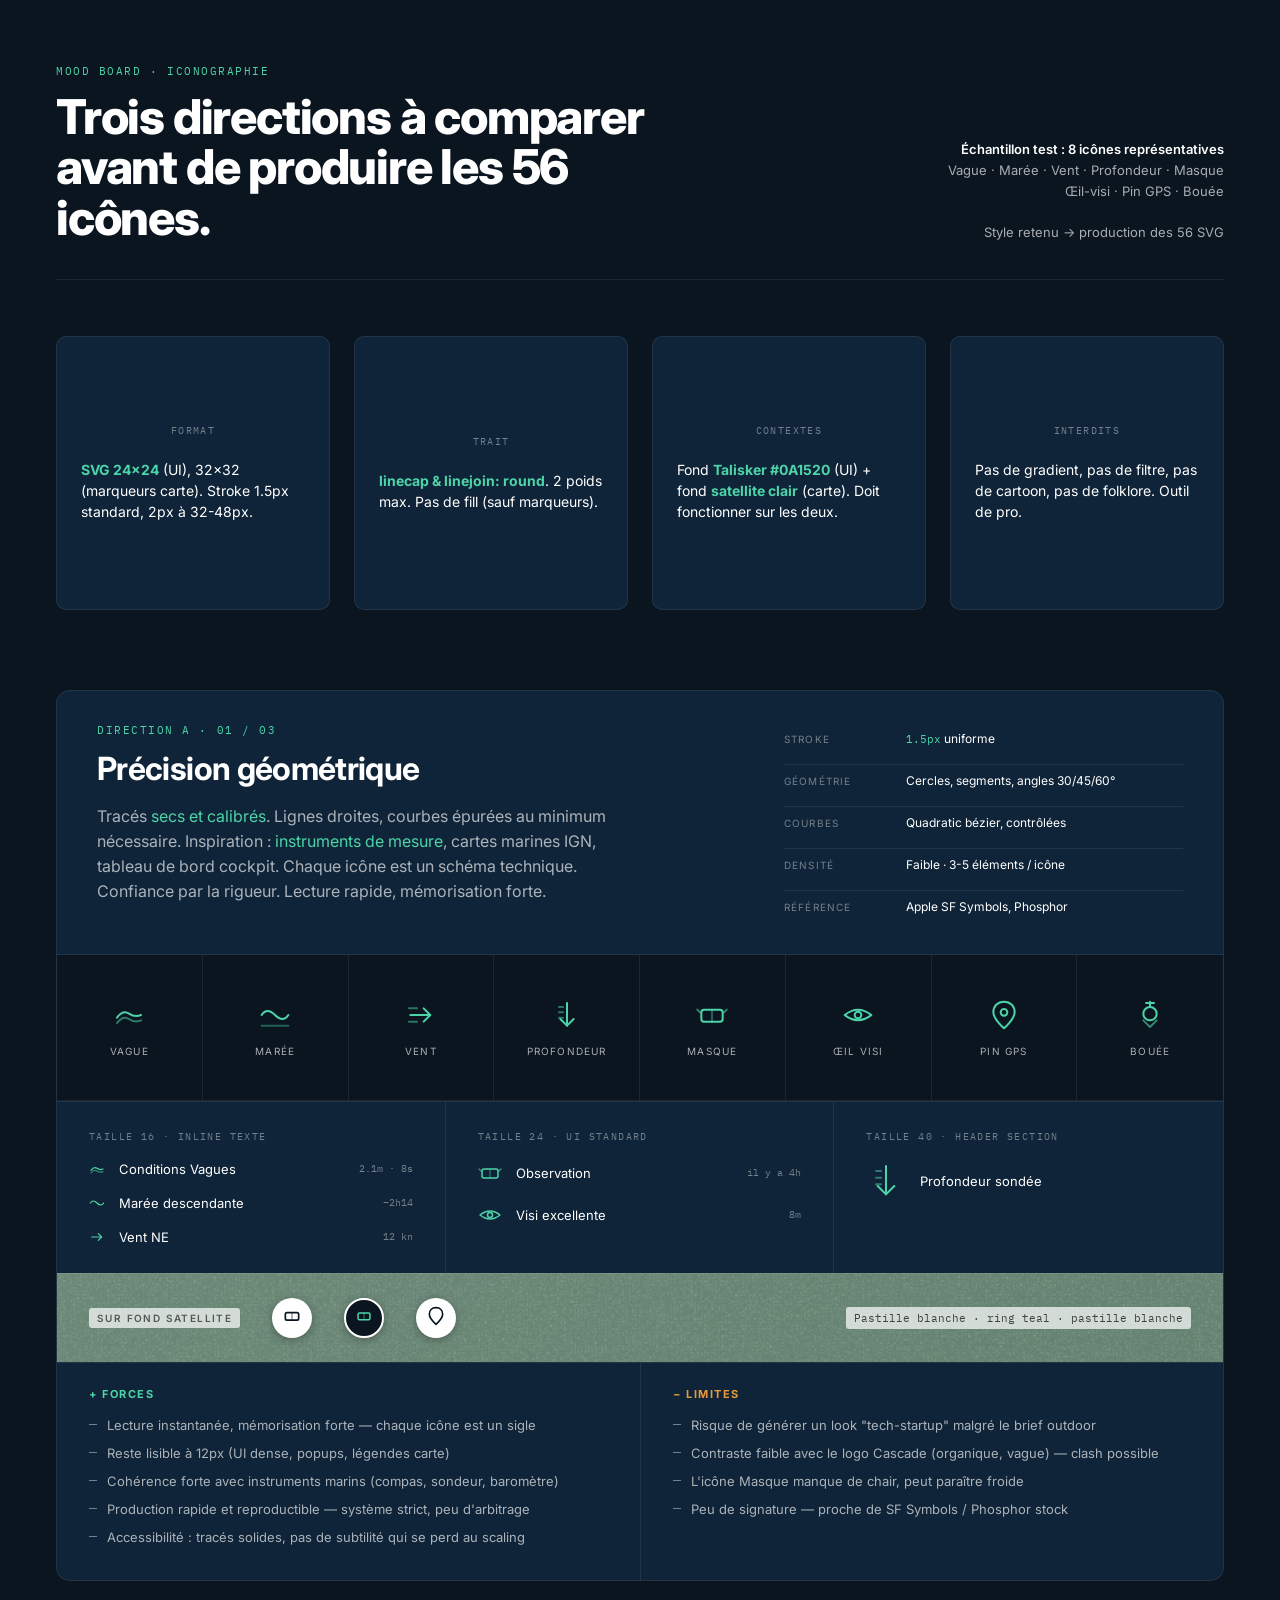
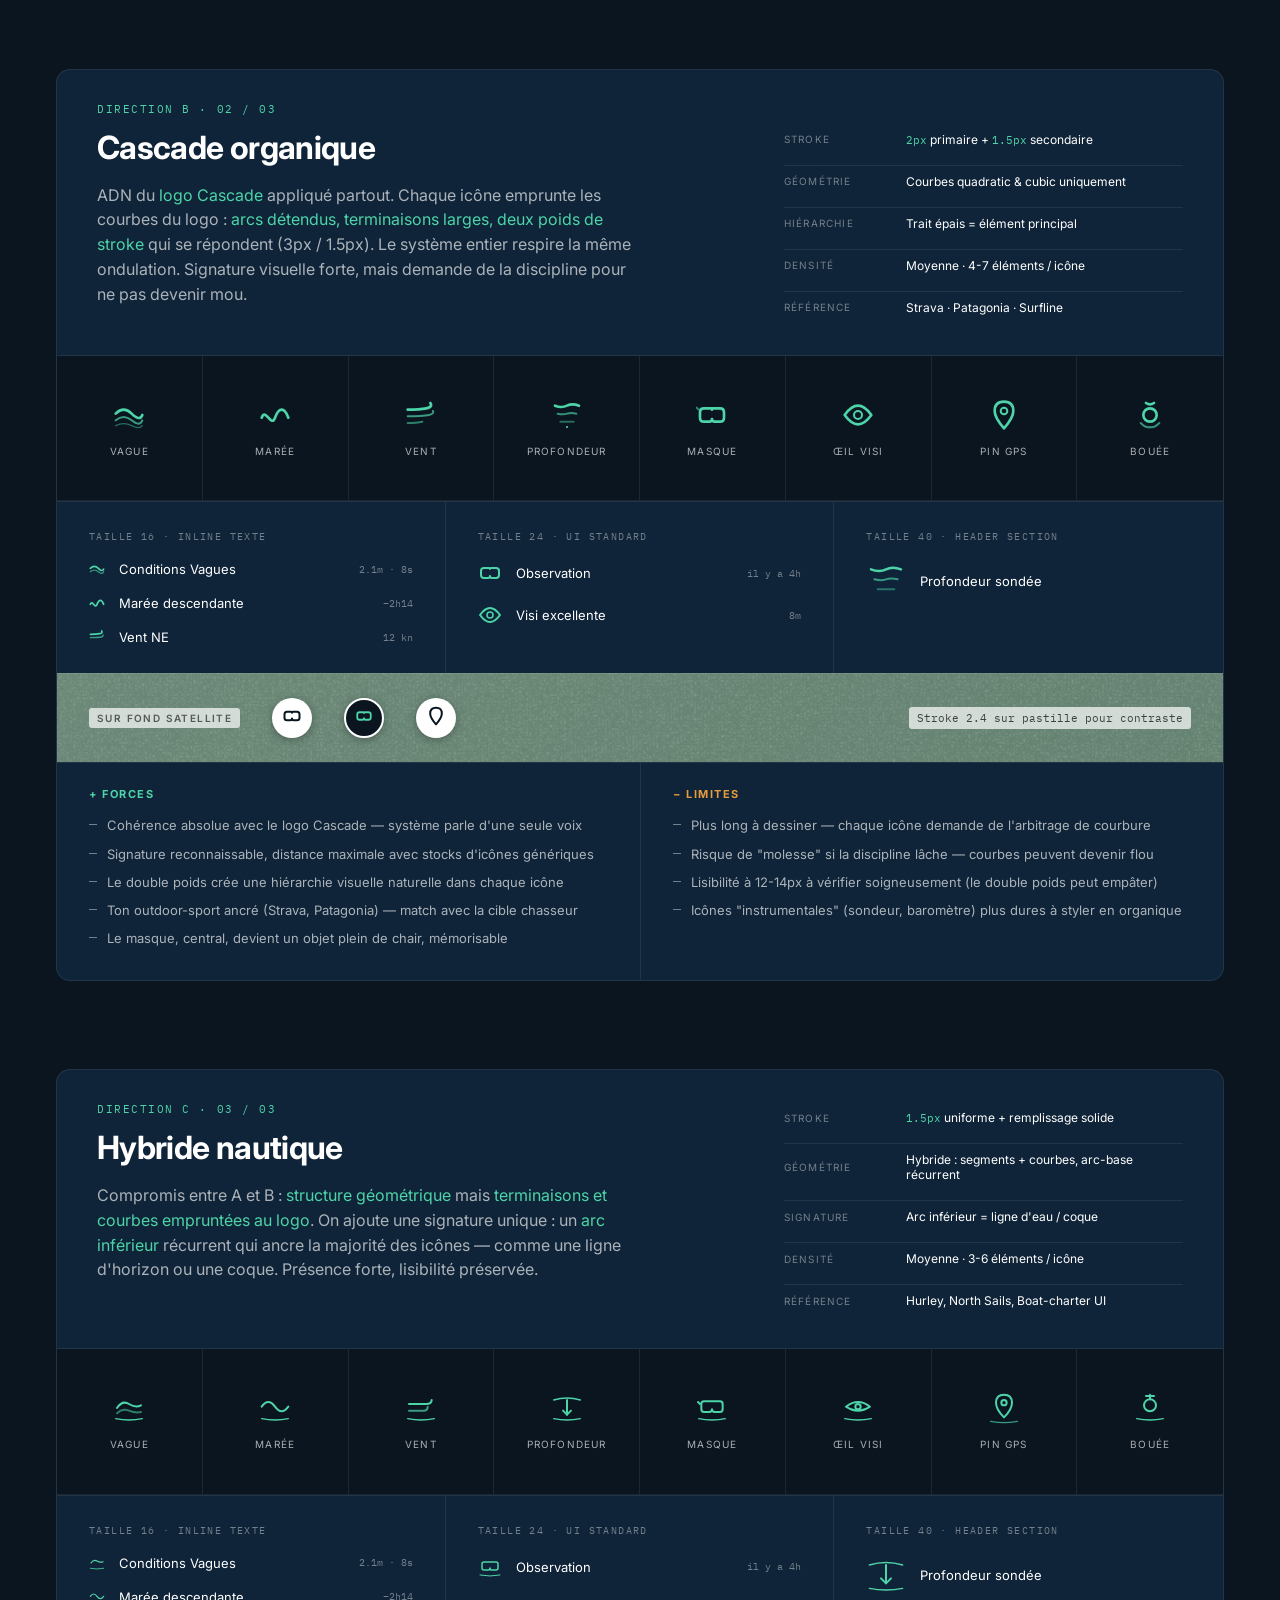
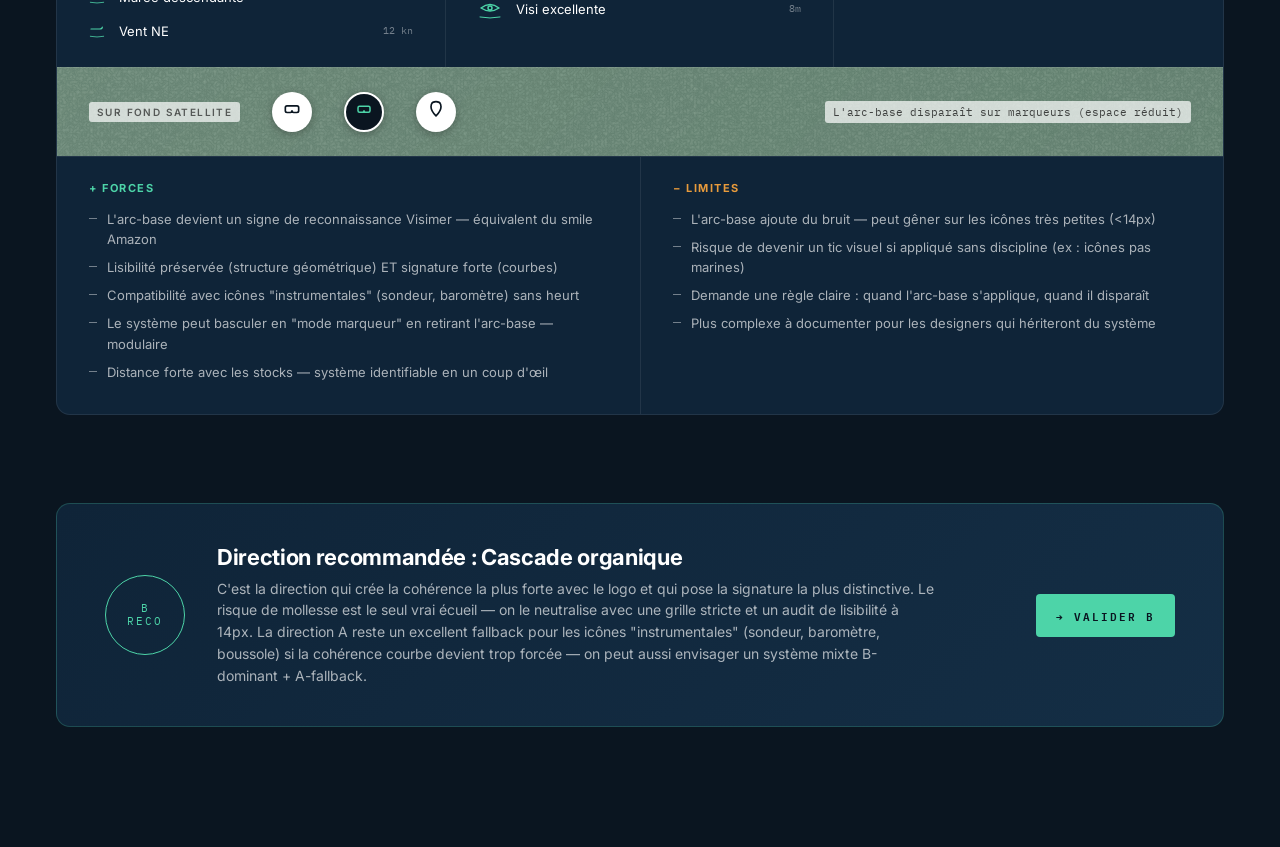
<file: pack/visimer-iconography-moodboard.html>
<!doctype html>
<html lang="fr">
<head>
<meta charset="utf-8" />
<meta name="viewport" content="width=device-width,initial-scale=1" />
<title>Visimer · Mood board iconographie</title>
<link rel="icon" href="brand/web/favicon.svg" type="image/svg+xml" />
<link rel="preconnect" href="https://fonts.googleapis.com" />
<link rel="preconnect" href="https://fonts.gstatic.com" crossorigin />
<link href="https://fonts.googleapis.com/css2?family=Inter:wght@400;500;600;700;800&family=IBM+Plex+Mono:wght@400;500&display=swap" rel="stylesheet" />
<style>
  :root {
    --deep: #0A1520;
    --surface: #0F2438;
    --surface-2: #142E45;
    --teal: #4DD4A8;
    --teal-mid: #2DA888;
    --teal-deep: #1A6657;
    --line: rgba(77,212,168,0.22);
    --line-soft: rgba(255,255,255,0.08);
    --text: #FFFFFF;
    --text-mid: rgba(255,255,255,0.65);
    --text-low: rgba(255,255,255,0.42);
    --danger: #C94A3D;
    --warn: #E89B3C;
    --med: #D8C84A;
  }
  *,*::before,*::after { box-sizing: border-box; }
  html, body {
    margin: 0;
    background: var(--deep);
    color: var(--text);
    font-family: 'Inter', -apple-system, sans-serif;
    -webkit-font-smoothing: antialiased;
  }
  .mono { font-family: 'IBM Plex Mono', monospace; letter-spacing: 0.08em; }
  .caps { text-transform: uppercase; letter-spacing: 0.14em; }

  .page { max-width: 1440px; margin: 0 auto; padding: 64px 56px 120px; }

  /* HEADER */
  .head {
    display: flex; justify-content: space-between; align-items: flex-end;
    padding-bottom: 36px; margin-bottom: 56px;
    border-bottom: 1px solid var(--line-soft);
  }
  .head .label { color: var(--teal); font-size: 11px; margin-bottom: 14px; }
  .head h1 { font-weight: 800; font-size: 48px; line-height: 1.05; letter-spacing: -0.025em; margin: 0; max-width: 620px; }
  .head .meta { text-align: right; color: var(--text-mid); font-size: 13px; line-height: 1.6; }
  .head .meta strong { color: var(--text); font-weight: 600; }

  /* INTRO */
  .intro {
    display: grid; grid-template-columns: repeat(4, 1fr); gap: 24px;
    margin-bottom: 80px;
  }
  .intro .cell {
    border: 1px solid var(--line-soft);
    border-radius: 10px;
    padding: 22px 24px;
    background: var(--surface);
  }
  .intro .k { font-size: 10px; color: var(--text-low); margin-bottom: 8px; }
  .intro .v { font-size: 14px; line-height: 1.5; }
  .intro .v strong { color: var(--teal); }

  /* DIRECTION CARDS */
  .direction {
    margin-bottom: 88px;
    border: 1px solid var(--line-soft);
    border-radius: 14px;
    overflow: hidden;
    background: var(--surface);
  }
  .direction .top {
    padding: 32px 40px;
    border-bottom: 1px solid var(--line-soft);
    display: grid;
    grid-template-columns: 1.6fr 1fr;
    gap: 48px;
  }
  .direction .badge { font-size: 11px; color: var(--teal); margin-bottom: 12px; }
  .direction h2 {
    font-size: 32px; font-weight: 700; letter-spacing: -0.02em;
    margin: 0 0 14px;
  }
  .direction .pitch {
    font-size: 16px; line-height: 1.55; color: var(--text-mid);
    max-width: 540px;
  }
  .direction .pitch em { color: var(--teal); font-style: normal; }
  .direction .specs-list {
    display: flex; flex-direction: column; gap: 10px;
    font-size: 12px;
    align-self: end;
  }
  .direction .specs-list .row {
    display: grid; grid-template-columns: 110px 1fr; gap: 12px;
    padding: 8px 0;
    border-top: 1px solid var(--line-soft);
  }
  .direction .specs-list .row:first-child { border-top: 0; }
  .direction .specs-list .k { color: var(--text-low); text-transform: uppercase; letter-spacing: 0.12em; font-size: 10px; align-self: center; }
  .direction .specs-list .v { color: var(--text); }
  .direction .specs-list .v code { font-family: 'IBM Plex Mono', monospace; color: var(--teal); font-size: 11px; }

  /* ICON GRID */
  .grid {
    display: grid;
    grid-template-columns: repeat(8, 1fr);
    background: var(--deep);
  }
  .cell {
    aspect-ratio: 1;
    display: flex; flex-direction: column;
    align-items: center; justify-content: center;
    gap: 14px;
    border-right: 1px solid var(--line-soft);
    border-bottom: 1px solid var(--line-soft);
    padding: 24px;
    position: relative;
  }
  .cell:nth-child(8n) { border-right: 0; }
  .cell .name {
    font-size: 10px;
    color: var(--text-mid);
    text-transform: uppercase;
    letter-spacing: 0.12em;
    text-align: center;
  }
  .cell .ic { color: var(--teal); }
  .cell.size-l .ic { transform: scale(1.6); transform-origin: center; }

  /* SAMPLES STRIP */
  .samples {
    display: grid;
    grid-template-columns: repeat(3, 1fr);
    gap: 0;
    border-top: 1px solid var(--line-soft);
  }
  .samples .stack {
    padding: 28px 32px;
    border-right: 1px solid var(--line-soft);
    display: flex; flex-direction: column; gap: 18px;
  }
  .samples .stack:last-child { border-right: 0; }
  .samples .stack .lbl { font-size: 10px; color: var(--text-low); text-transform: uppercase; letter-spacing: 0.14em; }
  .samples .stack .row { display: flex; align-items: center; gap: 14px; }
  .samples .stack .row .ic { color: var(--teal); display: flex; }
  .samples .stack .row .nm { font-size: 13px; color: var(--text); }
  .samples .stack .row .meta { margin-left: auto; font-size: 10px; color: var(--text-low); font-family: 'IBM Plex Mono', monospace; }

  /* SAT BG TEST */
  .sat {
    border-top: 1px solid var(--line-soft);
    background:
      linear-gradient(135deg, rgba(255,255,255,0.04), rgba(255,255,255,0)),
      url("data:image/svg+xml;utf8,<svg xmlns='http://www.w3.org/2000/svg' width='400' height='400'><defs><filter id='n'><feTurbulence baseFrequency='0.85' numOctaves='2' seed='5'/><feColorMatrix values='0 0 0 0 0.42  0 0 0 0 0.55  0 0 0 0 0.45  0 0 0 0.4 0'/></filter></defs><rect width='400' height='400' fill='%23617f6e'/><rect width='400' height='400' filter='url(%23n)'/><circle cx='100' cy='150' r='80' fill='%23a8b89a' opacity='0.35'/><circle cx='280' cy='280' r='110' fill='%23456b58' opacity='0.4'/></svg>");
    background-size: cover;
    padding: 24px 32px;
    display: flex; align-items: center; gap: 32px;
  }
  .sat .lbl { font-size: 10px; color: rgba(0,0,0,0.6); text-transform: uppercase; letter-spacing: 0.14em; background: rgba(255,255,255,0.7); padding: 4px 8px; border-radius: 3px; font-weight: 600; }
  .sat .marker {
    width: 40px; height: 40px;
    background: white;
    border-radius: 50%;
    display: flex; align-items: center; justify-content: center;
    box-shadow: 0 2px 8px rgba(0,0,0,0.3);
  }
  .sat .marker.ring { background: var(--deep); border: 2px solid white; }
  .sat .marker.ring .ic { color: var(--teal); }
  .sat .marker .ic { color: var(--deep); }

  /* PROS / CONS */
  .pros-cons {
    display: grid; grid-template-columns: 1fr 1fr;
    border-top: 1px solid var(--line-soft);
  }
  .pros-cons .col {
    padding: 24px 32px;
  }
  .pros-cons .col + .col { border-left: 1px solid var(--line-soft); }
  .pros-cons h4 { margin: 0 0 14px; font-size: 11px; text-transform: uppercase; letter-spacing: 0.14em; }
  .pros-cons .pros h4 { color: var(--teal); }
  .pros-cons .cons h4 { color: var(--warn); }
  .pros-cons ul { margin: 0; padding: 0; list-style: none; }
  .pros-cons ul li {
    font-size: 13px; line-height: 1.55; color: var(--text-mid);
    padding-left: 18px; position: relative; margin-bottom: 8px;
  }
  .pros-cons ul li::before {
    content: ''; position: absolute; left: 0; top: 9px;
    width: 8px; height: 1px;
    background: var(--text-low);
  }

  /* RECOMMENDATION */
  .reco {
    background: linear-gradient(135deg, var(--surface) 0%, var(--surface-2) 100%);
    border: 1px solid var(--line);
    border-radius: 14px;
    padding: 40px 48px;
    display: grid; grid-template-columns: auto 1fr auto; gap: 32px;
    align-items: center;
  }
  .reco .seal {
    width: 80px; height: 80px;
    border-radius: 50%;
    border: 1px solid var(--teal);
    display: flex; align-items: center; justify-content: center;
    color: var(--teal);
    font-family: 'IBM Plex Mono', monospace;
    font-size: 11px;
    text-transform: uppercase;
    letter-spacing: 0.18em;
    text-align: center;
    line-height: 1.2;
  }
  .reco h3 { margin: 0 0 8px; font-size: 22px; font-weight: 700; letter-spacing: -0.015em; }
  .reco p { margin: 0; color: var(--text-mid); font-size: 14px; line-height: 1.55; max-width: 720px; }
  .reco .pick {
    background: var(--teal);
    color: var(--deep);
    font-family: 'IBM Plex Mono', monospace;
    font-size: 11px;
    text-transform: uppercase;
    letter-spacing: 0.18em;
    padding: 12px 20px;
    border-radius: 4px;
    font-weight: 600;
  }
</style>
</head>
<body>

<div class="page">

  <header class="head">
    <div>
      <div class="mono caps label">MOOD BOARD · ICONOGRAPHIE</div>
      <h1>Trois directions à comparer avant de produire les 56 icônes.</h1>
    </div>
    <div class="meta">
      <strong>Échantillon test : 8 icônes représentatives</strong><br/>
      Vague · Marée · Vent · Profondeur · Masque<br/>
      Œil-visi · Pin GPS · Bouée<br/><br/>
      Style retenu → production des 56 SVG
    </div>
  </header>

  <!-- INTRO CONSTRAINTS -->
  <section class="intro">
    <div class="cell">
      <div class="k mono caps">Format</div>
      <div class="v"><strong>SVG 24×24</strong> (UI), 32×32 (marqueurs carte). Stroke 1.5px standard, 2px à 32-48px.</div>
    </div>
    <div class="cell">
      <div class="k mono caps">Trait</div>
      <div class="v"><strong>linecap & linejoin: round</strong>. 2 poids max. Pas de fill (sauf marqueurs).</div>
    </div>
    <div class="cell">
      <div class="k mono caps">Contextes</div>
      <div class="v">Fond <strong>Talisker #0A1520</strong> (UI) + fond <strong>satellite clair</strong> (carte). Doit fonctionner sur les deux.</div>
    </div>
    <div class="cell">
      <div class="k mono caps">Interdits</div>
      <div class="v">Pas de gradient, pas de filtre, pas de cartoon, pas de folklore. Outil de pro.</div>
    </div>
  </section>

  <!-- ════════════════════════════════════════════ -->
  <!-- DIRECTION A — GEOMETRIC PRECISION             -->
  <!-- ════════════════════════════════════════════ -->
  <section class="direction" id="dirA">
    <div class="top">
      <div>
        <div class="mono caps badge">DIRECTION A · 01 / 03</div>
        <h2>Précision géométrique</h2>
        <p class="pitch">
          Tracés <em>secs et calibrés</em>. Lignes droites, courbes épurées au minimum nécessaire. Inspiration : <em>instruments de mesure</em>, cartes marines IGN, tableau de bord cockpit. Chaque icône est un schéma technique. Confiance par la rigueur. Lecture rapide, mémorisation forte.
        </p>
      </div>
      <div class="specs-list">
        <div class="row"><div class="k">Stroke</div><div class="v"><code>1.5px</code> uniforme</div></div>
        <div class="row"><div class="k">Géométrie</div><div class="v">Cercles, segments, angles 30/45/60°</div></div>
        <div class="row"><div class="k">Courbes</div><div class="v">Quadratic bézier, contrôlées</div></div>
        <div class="row"><div class="k">Densité</div><div class="v">Faible · 3-5 éléments / icône</div></div>
        <div class="row"><div class="k">Référence</div><div class="v">Apple SF Symbols, Phosphor</div></div>
      </div>
    </div>

    <!-- Icon grid -->
    <div class="grid">
      <!-- Vague -->
      <div class="cell">
        <svg class="ic" width="32" height="32" viewBox="0 0 24 24" fill="none" stroke="currentColor" stroke-width="1.5" stroke-linecap="round" stroke-linejoin="round">
          <path d="M3 14 Q 7.5 8 12 11 T 21 12"/>
          <path d="M3 18 Q 7.5 12 12 15 T 21 16" opacity="0.55"/>
        </svg>
        <div class="name">Vague</div>
      </div>
      <!-- Marée -->
      <div class="cell">
        <svg class="ic" width="32" height="32" viewBox="0 0 24 24" fill="none" stroke="currentColor" stroke-width="1.5" stroke-linecap="round" stroke-linejoin="round">
          <path d="M2 12 Q 6 6 12 12 T 22 12"/>
          <line x1="2" y1="20" x2="22" y2="20" opacity="0.4"/>
        </svg>
        <div class="name">Marée</div>
      </div>
      <!-- Vent -->
      <div class="cell">
        <svg class="ic" width="32" height="32" viewBox="0 0 24 24" fill="none" stroke="currentColor" stroke-width="1.5" stroke-linecap="round" stroke-linejoin="round">
          <line x1="4" y1="12" x2="18" y2="12"/>
          <polyline points="14,7 19,12 14,17"/>
          <line x1="3" y1="7" x2="9" y2="7" opacity="0.5"/>
          <line x1="3" y1="17" x2="9" y2="17" opacity="0.5"/>
        </svg>
        <div class="name">Vent</div>
      </div>
      <!-- Profondeur -->
      <div class="cell">
        <svg class="ic" width="32" height="32" viewBox="0 0 24 24" fill="none" stroke="currentColor" stroke-width="1.5" stroke-linecap="round" stroke-linejoin="round">
          <line x1="12" y1="3" x2="12" y2="20"/>
          <polyline points="7,15 12,20 17,15"/>
          <line x1="6" y1="6" x2="9" y2="6" opacity="0.5"/>
          <line x1="6" y1="10" x2="9" y2="10" opacity="0.5"/>
          <line x1="6" y1="14" x2="9" y2="14" opacity="0.5"/>
        </svg>
        <div class="name">Profondeur</div>
      </div>
      <!-- Masque (signature) -->
      <div class="cell">
        <svg class="ic" width="32" height="32" viewBox="0 0 24 24" fill="none" stroke="currentColor" stroke-width="1.5" stroke-linecap="round" stroke-linejoin="round">
          <rect x="4" y="8" width="16" height="9" rx="2"/>
          <line x1="12" y1="8" x2="12" y2="17" opacity="0.4"/>
          <path d="M3 10 L 1 8" opacity="0.6"/>
          <path d="M21 10 L 23 8" opacity="0.6"/>
        </svg>
        <div class="name">Masque</div>
      </div>
      <!-- Œil visi -->
      <div class="cell">
        <svg class="ic" width="32" height="32" viewBox="0 0 24 24" fill="none" stroke="currentColor" stroke-width="1.5" stroke-linecap="round" stroke-linejoin="round">
          <path d="M2 12 Q 12 4 22 12 Q 12 20 2 12 Z"/>
          <circle cx="12" cy="12" r="2.5"/>
        </svg>
        <div class="name">Œil visi</div>
      </div>
      <!-- Pin GPS -->
      <div class="cell">
        <svg class="ic" width="32" height="32" viewBox="0 0 24 24" fill="none" stroke="currentColor" stroke-width="1.5" stroke-linecap="round" stroke-linejoin="round">
          <path d="M12 2 C 7 2 4 5.5 4 10 C 4 15 12 22 12 22 C 12 22 20 15 20 10 C 20 5.5 17 2 12 2 Z"/>
          <circle cx="12" cy="10" r="2.5"/>
        </svg>
        <div class="name">Pin GPS</div>
      </div>
      <!-- Bouée -->
      <div class="cell">
        <svg class="ic" width="32" height="32" viewBox="0 0 24 24" fill="none" stroke="currentColor" stroke-width="1.5" stroke-linecap="round" stroke-linejoin="round">
          <circle cx="12" cy="11" r="5"/>
          <line x1="12" y1="2" x2="12" y2="6"/>
          <line x1="9" y1="3" x2="15" y2="3"/>
          <path d="M7 16 L 12 21 L 17 16" opacity="0.6"/>
        </svg>
        <div class="name">Bouée</div>
      </div>
    </div>

    <!-- Sample sizes -->
    <div class="samples">
      <div class="stack">
        <div class="lbl mono caps">Taille 16 · inline texte</div>
        <div class="row"><span class="ic"><svg width="16" height="16" viewBox="0 0 24 24" fill="none" stroke="currentColor" stroke-width="1.8" stroke-linecap="round" stroke-linejoin="round"><path d="M3 14 Q 7.5 8 12 11 T 21 12"/><path d="M3 18 Q 7.5 12 12 15 T 21 16" opacity="0.55"/></svg></span><span class="nm">Conditions Vagues</span><span class="meta">2.1m · 8s</span></div>
        <div class="row"><span class="ic"><svg width="16" height="16" viewBox="0 0 24 24" fill="none" stroke="currentColor" stroke-width="1.8" stroke-linecap="round" stroke-linejoin="round"><path d="M2 12 Q 6 6 12 12 T 22 12"/></svg></span><span class="nm">Marée descendante</span><span class="meta">−2h14</span></div>
        <div class="row"><span class="ic"><svg width="16" height="16" viewBox="0 0 24 24" fill="none" stroke="currentColor" stroke-width="1.8" stroke-linecap="round" stroke-linejoin="round"><line x1="4" y1="12" x2="18" y2="12"/><polyline points="14,7 19,12 14,17"/></svg></span><span class="nm">Vent NE</span><span class="meta">12 kn</span></div>
      </div>
      <div class="stack">
        <div class="lbl mono caps">Taille 24 · UI standard</div>
        <div class="row"><span class="ic"><svg width="24" height="24" viewBox="0 0 24 24" fill="none" stroke="currentColor" stroke-width="1.5" stroke-linecap="round" stroke-linejoin="round"><rect x="4" y="8" width="16" height="9" rx="2"/><line x1="12" y1="8" x2="12" y2="17" opacity="0.4"/><path d="M3 10 L 1 8" opacity="0.6"/><path d="M21 10 L 23 8" opacity="0.6"/></svg></span><span class="nm">Observation</span><span class="meta">il y a 4h</span></div>
        <div class="row"><span class="ic"><svg width="24" height="24" viewBox="0 0 24 24" fill="none" stroke="currentColor" stroke-width="1.5" stroke-linecap="round" stroke-linejoin="round"><path d="M2 12 Q 12 4 22 12 Q 12 20 2 12 Z"/><circle cx="12" cy="12" r="2.5"/></svg></span><span class="nm">Visi excellente</span><span class="meta">8m</span></div>
      </div>
      <div class="stack">
        <div class="lbl mono caps">Taille 40 · header section</div>
        <div class="row"><span class="ic"><svg width="40" height="40" viewBox="0 0 24 24" fill="none" stroke="currentColor" stroke-width="1.2" stroke-linecap="round" stroke-linejoin="round"><line x1="12" y1="3" x2="12" y2="20"/><polyline points="7,15 12,20 17,15"/><line x1="6" y1="6" x2="9" y2="6" opacity="0.5"/><line x1="6" y1="10" x2="9" y2="10" opacity="0.5"/><line x1="6" y1="14" x2="9" y2="14" opacity="0.5"/></svg></span><span class="nm">Profondeur sondée</span></div>
      </div>
    </div>

    <!-- Satellite test -->
    <div class="sat">
      <span class="lbl">Sur fond satellite</span>
      <div class="marker"><span class="ic"><svg width="20" height="20" viewBox="0 0 24 24" fill="none" stroke="currentColor" stroke-width="2" stroke-linecap="round" stroke-linejoin="round"><rect x="4" y="8" width="16" height="9" rx="2"/><line x1="12" y1="8" x2="12" y2="17" opacity="0.4"/></svg></span></div>
      <div class="marker ring"><span class="ic"><svg width="18" height="18" viewBox="0 0 24 24" fill="none" stroke="currentColor" stroke-width="2" stroke-linecap="round" stroke-linejoin="round"><rect x="4" y="8" width="16" height="9" rx="2"/><line x1="12" y1="8" x2="12" y2="17" opacity="0.4"/></svg></span></div>
      <div class="marker"><span class="ic"><svg width="20" height="20" viewBox="0 0 24 24" fill="none" stroke="currentColor" stroke-width="2" stroke-linecap="round" stroke-linejoin="round"><path d="M12 2 C 7 2 4 5.5 4 10 C 4 15 12 22 12 22 C 12 22 20 15 20 10 C 20 5.5 17 2 12 2 Z"/></svg></span></div>
      <div style="margin-left:auto; font-size: 11px; color: rgba(0,0,0,0.7); font-family: 'IBM Plex Mono', monospace; background: rgba(255,255,255,0.7); padding: 4px 8px; border-radius: 3px;">Pastille blanche · ring teal · pastille blanche</div>
    </div>

    <div class="pros-cons">
      <div class="col pros">
        <h4>+ Forces</h4>
        <ul>
          <li>Lecture instantanée, mémorisation forte — chaque icône est un sigle</li>
          <li>Reste lisible à 12px (UI dense, popups, légendes carte)</li>
          <li>Cohérence forte avec instruments marins (compas, sondeur, baromètre)</li>
          <li>Production rapide et reproductible — système strict, peu d'arbitrage</li>
          <li>Accessibilité : tracés solides, pas de subtilité qui se perd au scaling</li>
        </ul>
      </div>
      <div class="col cons">
        <h4>− Limites</h4>
        <ul>
          <li>Risque de générer un look "tech-startup" malgré le brief outdoor</li>
          <li>Contraste faible avec le logo Cascade (organique, vague) — clash possible</li>
          <li>L'icône Masque manque de chair, peut paraître froide</li>
          <li>Peu de signature — proche de SF Symbols / Phosphor stock</li>
        </ul>
      </div>
    </div>
  </section>

  <!-- ════════════════════════════════════════════ -->
  <!-- DIRECTION B — ORGANIC CASCADE                 -->
  <!-- ════════════════════════════════════════════ -->
  <section class="direction" id="dirB">
    <div class="top">
      <div>
        <div class="mono caps badge">DIRECTION B · 02 / 03</div>
        <h2>Cascade organique</h2>
        <p class="pitch">
          ADN du <em>logo Cascade</em> appliqué partout. Chaque icône emprunte les courbes du logo : <em>arcs détendus, terminaisons larges, deux poids de stroke</em> qui se répondent (3px / 1.5px). Le système entier respire la même ondulation. Signature visuelle forte, mais demande de la discipline pour ne pas devenir mou.
        </p>
      </div>
      <div class="specs-list">
        <div class="row"><div class="k">Stroke</div><div class="v"><code>2px</code> primaire + <code>1.5px</code> secondaire</div></div>
        <div class="row"><div class="k">Géométrie</div><div class="v">Courbes quadratic & cubic uniquement</div></div>
        <div class="row"><div class="k">Hiérarchie</div><div class="v">Trait épais = élément principal</div></div>
        <div class="row"><div class="k">Densité</div><div class="v">Moyenne · 4-7 éléments / icône</div></div>
        <div class="row"><div class="k">Référence</div><div class="v">Strava · Patagonia · Surfline</div></div>
      </div>
    </div>

    <div class="grid">
      <!-- Vague -->
      <div class="cell">
        <svg class="ic" width="32" height="32" viewBox="0 0 24 24" fill="none" stroke="currentColor" stroke-linecap="round" stroke-linejoin="round">
          <path d="M2 11 Q 8 5 14 11 T 22 12" stroke-width="2"/>
          <path d="M2 16 Q 8 11 14 16 T 22 16" stroke-width="1.5" opacity="0.7"/>
          <path d="M2 20 Q 8 17 14 20 T 22 20" stroke-width="1" opacity="0.45"/>
        </svg>
        <div class="name">Vague</div>
      </div>
      <!-- Marée -->
      <div class="cell">
        <svg class="ic" width="32" height="32" viewBox="0 0 24 24" fill="none" stroke="currentColor" stroke-linecap="round" stroke-linejoin="round">
          <path d="M2 14 C 5 6, 9 22, 12 14 S 19 6, 22 14" stroke-width="2"/>
        </svg>
        <div class="name">Marée</div>
      </div>
      <!-- Vent -->
      <div class="cell">
        <svg class="ic" width="32" height="32" viewBox="0 0 24 24" fill="none" stroke="currentColor" stroke-linecap="round" stroke-linejoin="round">
          <path d="M2 8 Q 11 8 16 7 Q 21 6 19 3" stroke-width="2"/>
          <path d="M2 13 Q 13 13 18 12 Q 22 11 21 9" stroke-width="1.5" opacity="0.7"/>
          <path d="M2 18 Q 9 18 13 17" stroke-width="1.5" opacity="0.55"/>
        </svg>
        <div class="name">Vent</div>
      </div>
      <!-- Profondeur -->
      <div class="cell">
        <svg class="ic" width="32" height="32" viewBox="0 0 24 24" fill="none" stroke="currentColor" stroke-linecap="round" stroke-linejoin="round">
          <path d="M3 5 Q 8 7 12 5 T 21 5" stroke-width="2"/>
          <path d="M5 11 Q 9 12 12 11 T 19 11" stroke-width="1.5" opacity="0.65"/>
          <path d="M7 17 Q 10 17 12 17 T 17 17" stroke-width="1.5" opacity="0.45"/>
          <circle cx="12" cy="21" r="0.8" fill="currentColor" stroke="none"/>
        </svg>
        <div class="name">Profondeur</div>
      </div>
      <!-- Masque -->
      <div class="cell">
        <svg class="ic" width="32" height="32" viewBox="0 0 24 24" fill="none" stroke="currentColor" stroke-linecap="round" stroke-linejoin="round">
          <path d="M3 10 Q 3 7 6 7 L 11 7 Q 12 7 12 8 Q 12 7 13 7 L 18 7 Q 21 7 21 10 L 21 14 Q 21 17 18 17 L 14 17 Q 12 17 12 15 Q 12 17 10 17 L 6 17 Q 3 17 3 14 Z" stroke-width="2"/>
          <path d="M2 8 L 0.5 6.5" stroke-width="1.5" opacity="0.6"/>
        </svg>
        <div class="name">Masque</div>
      </div>
      <!-- Œil visi -->
      <div class="cell">
        <svg class="ic" width="32" height="32" viewBox="0 0 24 24" fill="none" stroke="currentColor" stroke-linecap="round" stroke-linejoin="round">
          <path d="M2 12 Q 7 5 12 5 Q 17 5 22 12 Q 17 19 12 19 Q 7 19 2 12 Z" stroke-width="2"/>
          <circle cx="12" cy="12" r="3" stroke-width="1.5"/>
        </svg>
        <div class="name">Œil visi</div>
      </div>
      <!-- Pin GPS -->
      <div class="cell">
        <svg class="ic" width="32" height="32" viewBox="0 0 24 24" fill="none" stroke="currentColor" stroke-linecap="round" stroke-linejoin="round">
          <path d="M12 2 Q 5 2 5 9 Q 5 14 12 22 Q 19 14 19 9 Q 19 2 12 2 Z" stroke-width="2"/>
          <circle cx="12" cy="9" r="2.5" stroke-width="1.5"/>
        </svg>
        <div class="name">Pin GPS</div>
      </div>
      <!-- Bouée -->
      <div class="cell">
        <svg class="ic" width="32" height="32" viewBox="0 0 24 24" fill="none" stroke="currentColor" stroke-linecap="round" stroke-linejoin="round">
          <ellipse cx="12" cy="12" rx="5" ry="5" stroke-width="2"/>
          <path d="M9 3 Q 12 5 15 3" stroke-width="2"/>
          <path d="M5 18 Q 9 22 12 21 Q 15 22 19 18" stroke-width="1.5" opacity="0.65"/>
        </svg>
        <div class="name">Bouée</div>
      </div>
    </div>

    <div class="samples">
      <div class="stack">
        <div class="lbl mono caps">Taille 16 · inline texte</div>
        <div class="row"><span class="ic"><svg width="16" height="16" viewBox="0 0 24 24" fill="none" stroke="currentColor" stroke-linecap="round" stroke-linejoin="round"><path d="M2 11 Q 8 5 14 11 T 22 12" stroke-width="2.5"/><path d="M2 16 Q 8 11 14 16 T 22 16" stroke-width="1.8" opacity="0.7"/></svg></span><span class="nm">Conditions Vagues</span><span class="meta">2.1m · 8s</span></div>
        <div class="row"><span class="ic"><svg width="16" height="16" viewBox="0 0 24 24" fill="none" stroke="currentColor" stroke-linecap="round" stroke-linejoin="round"><path d="M2 14 C 5 6, 9 22, 12 14 S 19 6, 22 14" stroke-width="2.5"/></svg></span><span class="nm">Marée descendante</span><span class="meta">−2h14</span></div>
        <div class="row"><span class="ic"><svg width="16" height="16" viewBox="0 0 24 24" fill="none" stroke="currentColor" stroke-linecap="round" stroke-linejoin="round"><path d="M2 8 Q 11 8 16 7 Q 21 6 19 3" stroke-width="2.5"/><path d="M2 13 Q 13 13 18 12 Q 22 11 21 9" stroke-width="2" opacity="0.7"/></svg></span><span class="nm">Vent NE</span><span class="meta">12 kn</span></div>
      </div>
      <div class="stack">
        <div class="lbl mono caps">Taille 24 · UI standard</div>
        <div class="row"><span class="ic"><svg width="24" height="24" viewBox="0 0 24 24" fill="none" stroke="currentColor" stroke-linecap="round" stroke-linejoin="round"><path d="M3 10 Q 3 7 6 7 L 11 7 Q 12 7 12 8 Q 12 7 13 7 L 18 7 Q 21 7 21 10 L 21 14 Q 21 17 18 17 L 14 17 Q 12 17 12 15 Q 12 17 10 17 L 6 17 Q 3 17 3 14 Z" stroke-width="2"/></svg></span><span class="nm">Observation</span><span class="meta">il y a 4h</span></div>
        <div class="row"><span class="ic"><svg width="24" height="24" viewBox="0 0 24 24" fill="none" stroke="currentColor" stroke-linecap="round" stroke-linejoin="round"><path d="M2 12 Q 7 5 12 5 Q 17 5 22 12 Q 17 19 12 19 Q 7 19 2 12 Z" stroke-width="2"/><circle cx="12" cy="12" r="3" stroke-width="1.5"/></svg></span><span class="nm">Visi excellente</span><span class="meta">8m</span></div>
      </div>
      <div class="stack">
        <div class="lbl mono caps">Taille 40 · header section</div>
        <div class="row"><span class="ic"><svg width="40" height="40" viewBox="0 0 24 24" fill="none" stroke="currentColor" stroke-linecap="round" stroke-linejoin="round"><path d="M3 5 Q 8 7 12 5 T 21 5" stroke-width="1.5"/><path d="M5 11 Q 9 12 12 11 T 19 11" stroke-width="1.2" opacity="0.65"/><path d="M7 17 Q 10 17 12 17 T 17 17" stroke-width="1.2" opacity="0.45"/></svg></span><span class="nm">Profondeur sondée</span></div>
      </div>
    </div>

    <div class="sat">
      <span class="lbl">Sur fond satellite</span>
      <div class="marker"><span class="ic"><svg width="20" height="20" viewBox="0 0 24 24" fill="none" stroke="currentColor" stroke-linecap="round" stroke-linejoin="round"><path d="M3 10 Q 3 7 6 7 L 11 7 Q 12 7 12 8 Q 12 7 13 7 L 18 7 Q 21 7 21 10 L 21 14 Q 21 17 18 17 L 14 17 Q 12 17 12 15 Q 12 17 10 17 L 6 17 Q 3 17 3 14 Z" stroke-width="2.4"/></svg></span></div>
      <div class="marker ring"><span class="ic"><svg width="18" height="18" viewBox="0 0 24 24" fill="none" stroke="currentColor" stroke-linecap="round" stroke-linejoin="round"><path d="M3 10 Q 3 7 6 7 L 11 7 Q 12 7 12 8 Q 12 7 13 7 L 18 7 Q 21 7 21 10 L 21 14 Q 21 17 18 17 L 14 17 Q 12 17 12 15 Q 12 17 10 17 L 6 17 Q 3 17 3 14 Z" stroke-width="2.4"/></svg></span></div>
      <div class="marker"><span class="ic"><svg width="20" height="20" viewBox="0 0 24 24" fill="none" stroke="currentColor" stroke-linecap="round" stroke-linejoin="round"><path d="M12 2 Q 5 2 5 9 Q 5 14 12 22 Q 19 14 19 9 Q 19 2 12 2 Z" stroke-width="2.4"/></svg></span></div>
      <div style="margin-left:auto; font-size: 11px; color: rgba(0,0,0,0.7); font-family: 'IBM Plex Mono', monospace; background: rgba(255,255,255,0.7); padding: 4px 8px; border-radius: 3px;">Stroke 2.4 sur pastille pour contraste</div>
    </div>

    <div class="pros-cons">
      <div class="col pros">
        <h4>+ Forces</h4>
        <ul>
          <li>Cohérence absolue avec le logo Cascade — système parle d'une seule voix</li>
          <li>Signature reconnaissable, distance maximale avec stocks d'icônes génériques</li>
          <li>Le double poids crée une hiérarchie visuelle naturelle dans chaque icône</li>
          <li>Ton outdoor-sport ancré (Strava, Patagonia) — match avec la cible chasseur</li>
          <li>Le masque, central, devient un objet plein de chair, mémorisable</li>
        </ul>
      </div>
      <div class="col cons">
        <h4>− Limites</h4>
        <ul>
          <li>Plus long à dessiner — chaque icône demande de l'arbitrage de courbure</li>
          <li>Risque de "molesse" si la discipline lâche — courbes peuvent devenir flou</li>
          <li>Lisibilité à 12-14px à vérifier soigneusement (le double poids peut empâter)</li>
          <li>Icônes "instrumentales" (sondeur, baromètre) plus dures à styler en organique</li>
        </ul>
      </div>
    </div>
  </section>

  <!-- ════════════════════════════════════════════ -->
  <!-- DIRECTION C — HYBRID NAUTICAL                 -->
  <!-- ════════════════════════════════════════════ -->
  <section class="direction" id="dirC">
    <div class="top">
      <div>
        <div class="mono caps badge">DIRECTION C · 03 / 03</div>
        <h2>Hybride nautique</h2>
        <p class="pitch">
          Compromis entre A et B : <em>structure géométrique</em> mais <em>terminaisons et courbes empruntées au logo</em>. On ajoute une signature unique : un <em>arc inférieur</em> récurrent qui ancre la majorité des icônes — comme une ligne d'horizon ou une coque. Présence forte, lisibilité préservée.
        </p>
      </div>
      <div class="specs-list">
        <div class="row"><div class="k">Stroke</div><div class="v"><code>1.5px</code> uniforme + remplissage solide</div></div>
        <div class="row"><div class="k">Géométrie</div><div class="v">Hybride : segments + courbes, arc-base récurrent</div></div>
        <div class="row"><div class="k">Signature</div><div class="v">Arc inférieur = ligne d'eau / coque</div></div>
        <div class="row"><div class="k">Densité</div><div class="v">Moyenne · 3-6 éléments / icône</div></div>
        <div class="row"><div class="k">Référence</div><div class="v">Hurley, North Sails, Boat-charter UI</div></div>
      </div>
    </div>

    <div class="grid">
      <!-- Vague -->
      <div class="cell">
        <svg class="ic" width="32" height="32" viewBox="0 0 24 24" fill="none" stroke="currentColor" stroke-width="1.5" stroke-linecap="round" stroke-linejoin="round">
          <path d="M3 12 Q 7 6 12 9 T 21 10"/>
          <path d="M3 16 Q 7 12 12 14 T 21 15" opacity="0.55"/>
          <path d="M2 20 Q 12 22 22 20" stroke-width="1"/>
        </svg>
        <div class="name">Vague</div>
      </div>
      <!-- Marée -->
      <div class="cell">
        <svg class="ic" width="32" height="32" viewBox="0 0 24 24" fill="none" stroke="currentColor" stroke-width="1.5" stroke-linecap="round" stroke-linejoin="round">
          <path d="M2 11 Q 7 4 12 11 T 22 11"/>
          <path d="M2 20 Q 12 22 22 20" stroke-width="1"/>
        </svg>
        <div class="name">Marée</div>
      </div>
      <!-- Vent -->
      <div class="cell">
        <svg class="ic" width="32" height="32" viewBox="0 0 24 24" fill="none" stroke="currentColor" stroke-width="1.5" stroke-linecap="round" stroke-linejoin="round">
          <path d="M3 9 L 16 9 Q 20 9 20 6"/>
          <path d="M3 14 L 14 14 Q 17 14 17 11" opacity="0.7"/>
          <path d="M2 20 Q 12 22 22 20" stroke-width="1"/>
        </svg>
        <div class="name">Vent</div>
      </div>
      <!-- Profondeur -->
      <div class="cell">
        <svg class="ic" width="32" height="32" viewBox="0 0 24 24" fill="none" stroke="currentColor" stroke-width="1.5" stroke-linecap="round" stroke-linejoin="round">
          <path d="M2 6 Q 12 3 22 6" stroke-width="1"/>
          <line x1="12" y1="6" x2="12" y2="17"/>
          <polyline points="9,14 12,17 15,14"/>
          <path d="M2 20 Q 12 22 22 20" stroke-width="1"/>
        </svg>
        <div class="name">Profondeur</div>
      </div>
      <!-- Masque (signature) -->
      <div class="cell">
        <svg class="ic" width="32" height="32" viewBox="0 0 24 24" fill="none" stroke="currentColor" stroke-width="1.5" stroke-linecap="round" stroke-linejoin="round">
          <path d="M4 9 Q 4 7 6 7 L 18 7 Q 20 7 20 9 L 20 13 Q 20 15 18 15 L 14 15 Q 12 15 12 13 Q 12 15 10 15 L 6 15 Q 4 15 4 13 Z"/>
          <path d="M3 9 L 1.5 7.5"/>
          <path d="M2 20 Q 12 22 22 20" stroke-width="1"/>
        </svg>
        <div class="name">Masque</div>
      </div>
      <!-- Œil visi -->
      <div class="cell">
        <svg class="ic" width="32" height="32" viewBox="0 0 24 24" fill="none" stroke="currentColor" stroke-width="1.5" stroke-linecap="round" stroke-linejoin="round">
          <path d="M3 11 Q 12 4 21 11 Q 12 17 3 11 Z"/>
          <circle cx="12" cy="11" r="2"/>
          <path d="M2 20 Q 12 22 22 20" stroke-width="1"/>
        </svg>
        <div class="name">Œil visi</div>
      </div>
      <!-- Pin GPS -->
      <div class="cell">
        <svg class="ic" width="32" height="32" viewBox="0 0 24 24" fill="none" stroke="currentColor" stroke-width="1.5" stroke-linecap="round" stroke-linejoin="round">
          <path d="M12 2 Q 6 2 6 8 Q 6 13 12 19 Q 18 13 18 8 Q 18 2 12 2 Z"/>
          <circle cx="12" cy="8" r="2"/>
          <path d="M2 22 Q 12 24 22 22" stroke-width="1" opacity="0.7"/>
        </svg>
        <div class="name">Pin GPS</div>
      </div>
      <!-- Bouée -->
      <div class="cell">
        <svg class="ic" width="32" height="32" viewBox="0 0 24 24" fill="none" stroke="currentColor" stroke-width="1.5" stroke-linecap="round" stroke-linejoin="round">
          <circle cx="12" cy="10" r="4.5"/>
          <line x1="12" y1="2" x2="12" y2="5.5"/>
          <line x1="9" y1="3" x2="15" y2="3"/>
          <path d="M2 20 Q 12 22 22 20" stroke-width="1"/>
        </svg>
        <div class="name">Bouée</div>
      </div>
    </div>

    <div class="samples">
      <div class="stack">
        <div class="lbl mono caps">Taille 16 · inline texte</div>
        <div class="row"><span class="ic"><svg width="16" height="16" viewBox="0 0 24 24" fill="none" stroke="currentColor" stroke-width="1.8" stroke-linecap="round" stroke-linejoin="round"><path d="M3 12 Q 7 6 12 9 T 21 10"/><path d="M2 20 Q 12 22 22 20" stroke-width="1.2"/></svg></span><span class="nm">Conditions Vagues</span><span class="meta">2.1m · 8s</span></div>
        <div class="row"><span class="ic"><svg width="16" height="16" viewBox="0 0 24 24" fill="none" stroke="currentColor" stroke-width="1.8" stroke-linecap="round" stroke-linejoin="round"><path d="M2 11 Q 7 4 12 11 T 22 11"/><path d="M2 20 Q 12 22 22 20" stroke-width="1.2"/></svg></span><span class="nm">Marée descendante</span><span class="meta">−2h14</span></div>
        <div class="row"><span class="ic"><svg width="16" height="16" viewBox="0 0 24 24" fill="none" stroke="currentColor" stroke-width="1.8" stroke-linecap="round" stroke-linejoin="round"><path d="M3 9 L 16 9 Q 20 9 20 6"/><path d="M2 20 Q 12 22 22 20" stroke-width="1.2"/></svg></span><span class="nm">Vent NE</span><span class="meta">12 kn</span></div>
      </div>
      <div class="stack">
        <div class="lbl mono caps">Taille 24 · UI standard</div>
        <div class="row"><span class="ic"><svg width="24" height="24" viewBox="0 0 24 24" fill="none" stroke="currentColor" stroke-width="1.5" stroke-linecap="round" stroke-linejoin="round"><path d="M4 9 Q 4 7 6 7 L 18 7 Q 20 7 20 9 L 20 13 Q 20 15 18 15 L 14 15 Q 12 15 12 13 Q 12 15 10 15 L 6 15 Q 4 15 4 13 Z"/><path d="M2 20 Q 12 22 22 20" stroke-width="1"/></svg></span><span class="nm">Observation</span><span class="meta">il y a 4h</span></div>
        <div class="row"><span class="ic"><svg width="24" height="24" viewBox="0 0 24 24" fill="none" stroke="currentColor" stroke-width="1.5" stroke-linecap="round" stroke-linejoin="round"><path d="M3 11 Q 12 4 21 11 Q 12 17 3 11 Z"/><circle cx="12" cy="11" r="2"/><path d="M2 20 Q 12 22 22 20" stroke-width="1"/></svg></span><span class="nm">Visi excellente</span><span class="meta">8m</span></div>
      </div>
      <div class="stack">
        <div class="lbl mono caps">Taille 40 · header section</div>
        <div class="row"><span class="ic"><svg width="40" height="40" viewBox="0 0 24 24" fill="none" stroke="currentColor" stroke-width="1.2" stroke-linecap="round" stroke-linejoin="round"><path d="M2 6 Q 12 3 22 6" stroke-width="0.8"/><line x1="12" y1="6" x2="12" y2="17"/><polyline points="9,14 12,17 15,14"/><path d="M2 20 Q 12 22 22 20" stroke-width="0.8"/></svg></span><span class="nm">Profondeur sondée</span></div>
      </div>
    </div>

    <div class="sat">
      <span class="lbl">Sur fond satellite</span>
      <div class="marker"><span class="ic"><svg width="20" height="20" viewBox="0 0 24 24" fill="none" stroke="currentColor" stroke-width="2" stroke-linecap="round" stroke-linejoin="round"><path d="M4 9 Q 4 7 6 7 L 18 7 Q 20 7 20 9 L 20 13 Q 20 15 18 15 L 14 15 Q 12 15 12 13 Q 12 15 10 15 L 6 15 Q 4 15 4 13 Z"/></svg></span></div>
      <div class="marker ring"><span class="ic"><svg width="18" height="18" viewBox="0 0 24 24" fill="none" stroke="currentColor" stroke-width="2" stroke-linecap="round" stroke-linejoin="round"><path d="M4 9 Q 4 7 6 7 L 18 7 Q 20 7 20 9 L 20 13 Q 20 15 18 15 L 14 15 Q 12 15 12 13 Q 12 15 10 15 L 6 15 Q 4 15 4 13 Z"/></svg></span></div>
      <div class="marker"><span class="ic"><svg width="20" height="20" viewBox="0 0 24 24" fill="none" stroke="currentColor" stroke-width="2" stroke-linecap="round" stroke-linejoin="round"><path d="M12 2 Q 6 2 6 8 Q 6 13 12 19 Q 18 13 18 8 Q 18 2 12 2 Z"/></svg></span></div>
      <div style="margin-left:auto; font-size: 11px; color: rgba(0,0,0,0.7); font-family: 'IBM Plex Mono', monospace; background: rgba(255,255,255,0.7); padding: 4px 8px; border-radius: 3px;">L'arc-base disparaît sur marqueurs (espace réduit)</div>
    </div>

    <div class="pros-cons">
      <div class="col pros">
        <h4>+ Forces</h4>
        <ul>
          <li>L'arc-base devient un signe de reconnaissance Visimer — équivalent du smile Amazon</li>
          <li>Lisibilité préservée (structure géométrique) ET signature forte (courbes)</li>
          <li>Compatibilité avec icônes "instrumentales" (sondeur, baromètre) sans heurt</li>
          <li>Le système peut basculer en "mode marqueur" en retirant l'arc-base — modulaire</li>
          <li>Distance forte avec les stocks — système identifiable en un coup d'œil</li>
        </ul>
      </div>
      <div class="col cons">
        <h4>− Limites</h4>
        <ul>
          <li>L'arc-base ajoute du bruit — peut gêner sur les icônes très petites (<14px)</li>
          <li>Risque de devenir un tic visuel si appliqué sans discipline (ex : icônes pas marines)</li>
          <li>Demande une règle claire : quand l'arc-base s'applique, quand il disparaît</li>
          <li>Plus complexe à documenter pour les designers qui hériteront du système</li>
        </ul>
      </div>
    </div>
  </section>

  <!-- RECOMMENDATION -->
  <section class="reco">
    <div class="seal">B<br/>Reco</div>
    <div>
      <h3>Direction recommandée : Cascade organique</h3>
      <p>C'est la direction qui crée la cohérence la plus forte avec le logo et qui pose la signature la plus distinctive. Le risque de mollesse est le seul vrai écueil — on le neutralise avec une grille stricte et un audit de lisibilité à 14px. La direction A reste un excellent fallback pour les icônes "instrumentales" (sondeur, baromètre, boussole) si la cohérence courbe devient trop forcée — on peut aussi envisager un système mixte B-dominant + A-fallback.</p>
    </div>
    <div class="pick">→ valider B</div>
  </section>

</div>

</body>
</html>
</file>
